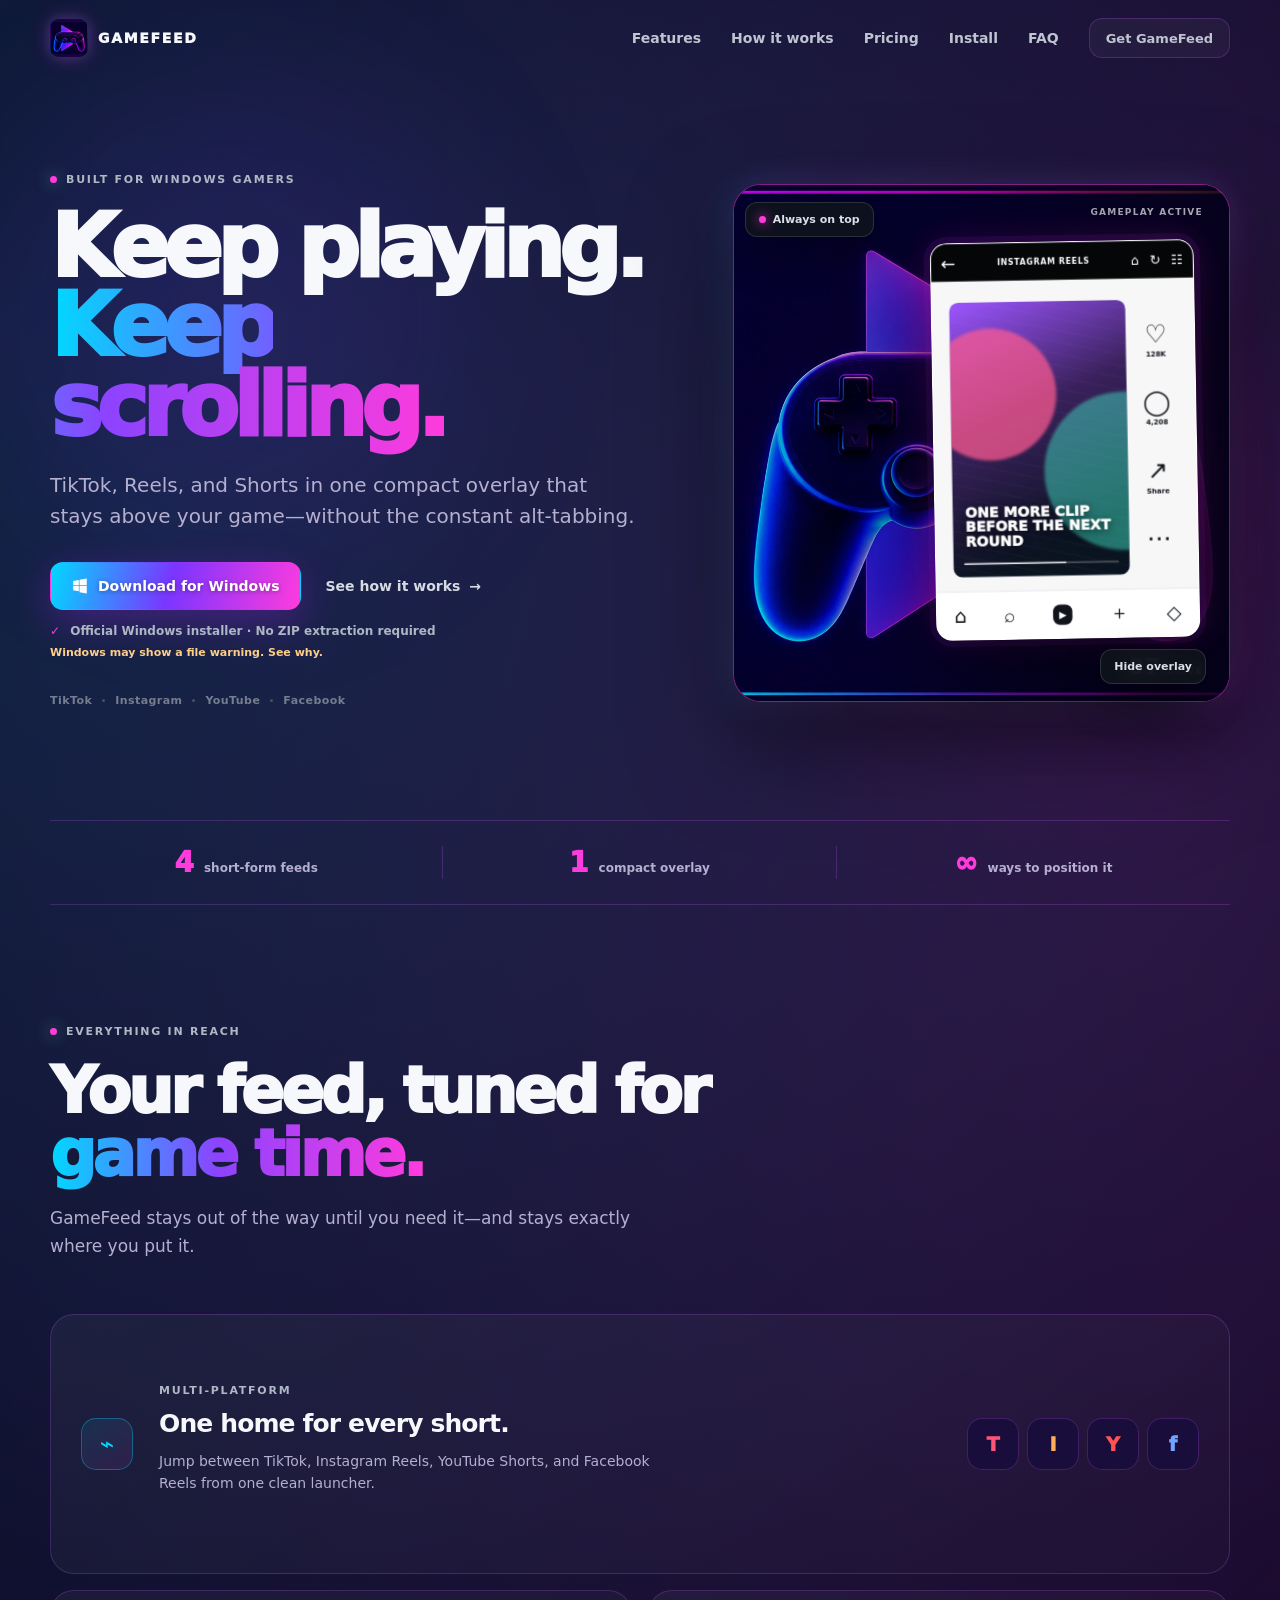
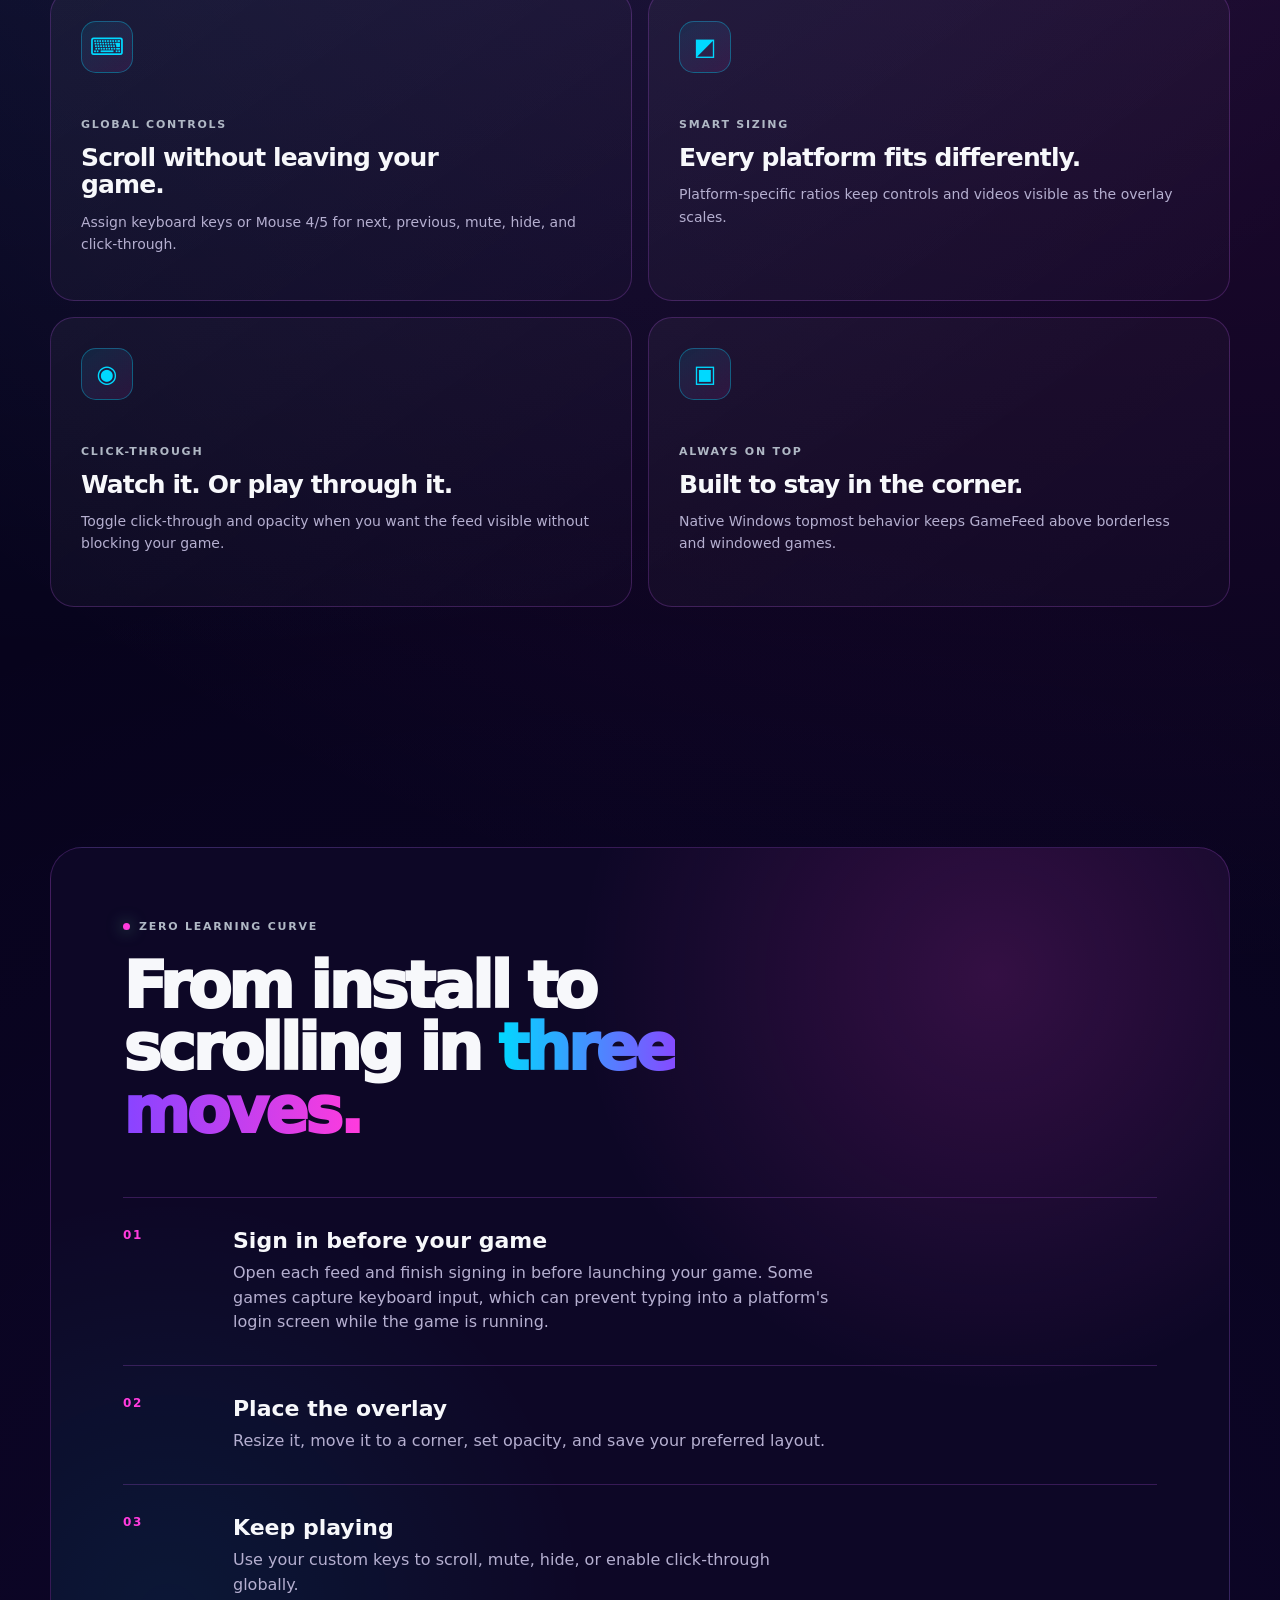
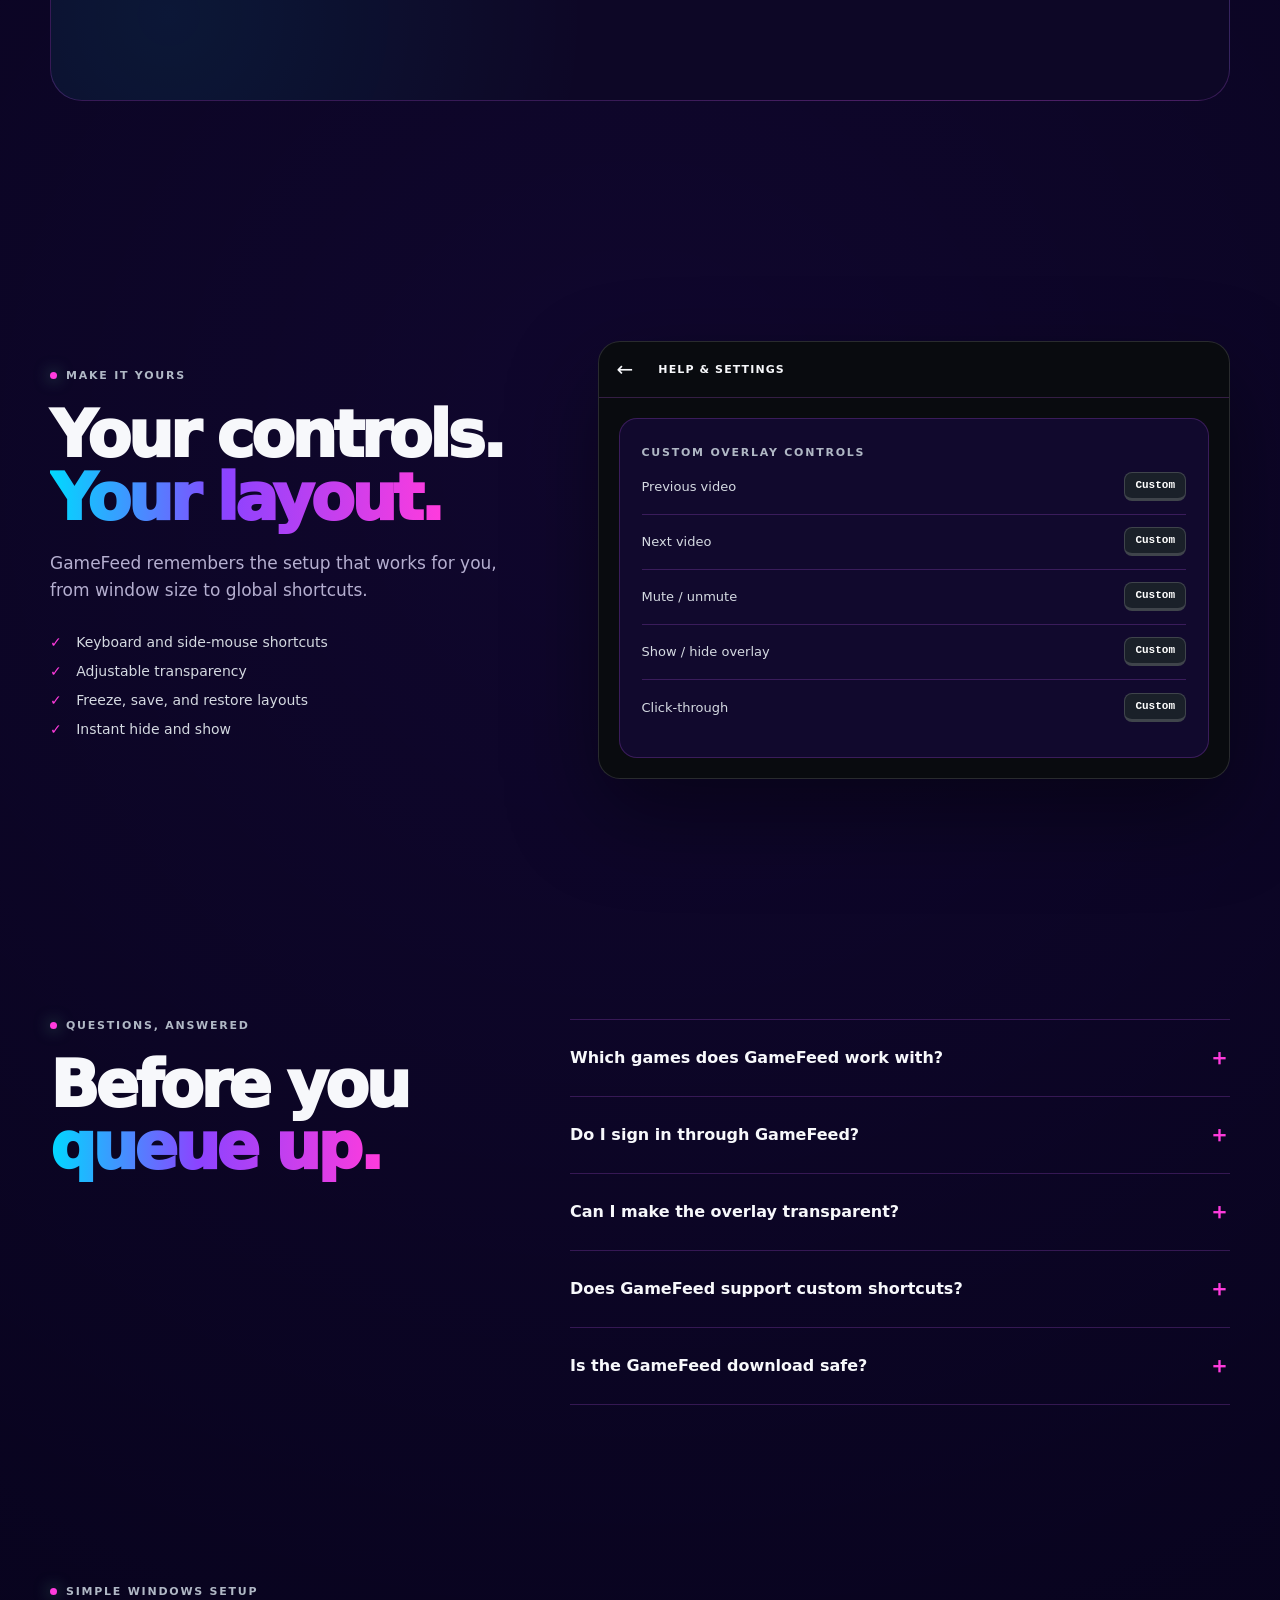
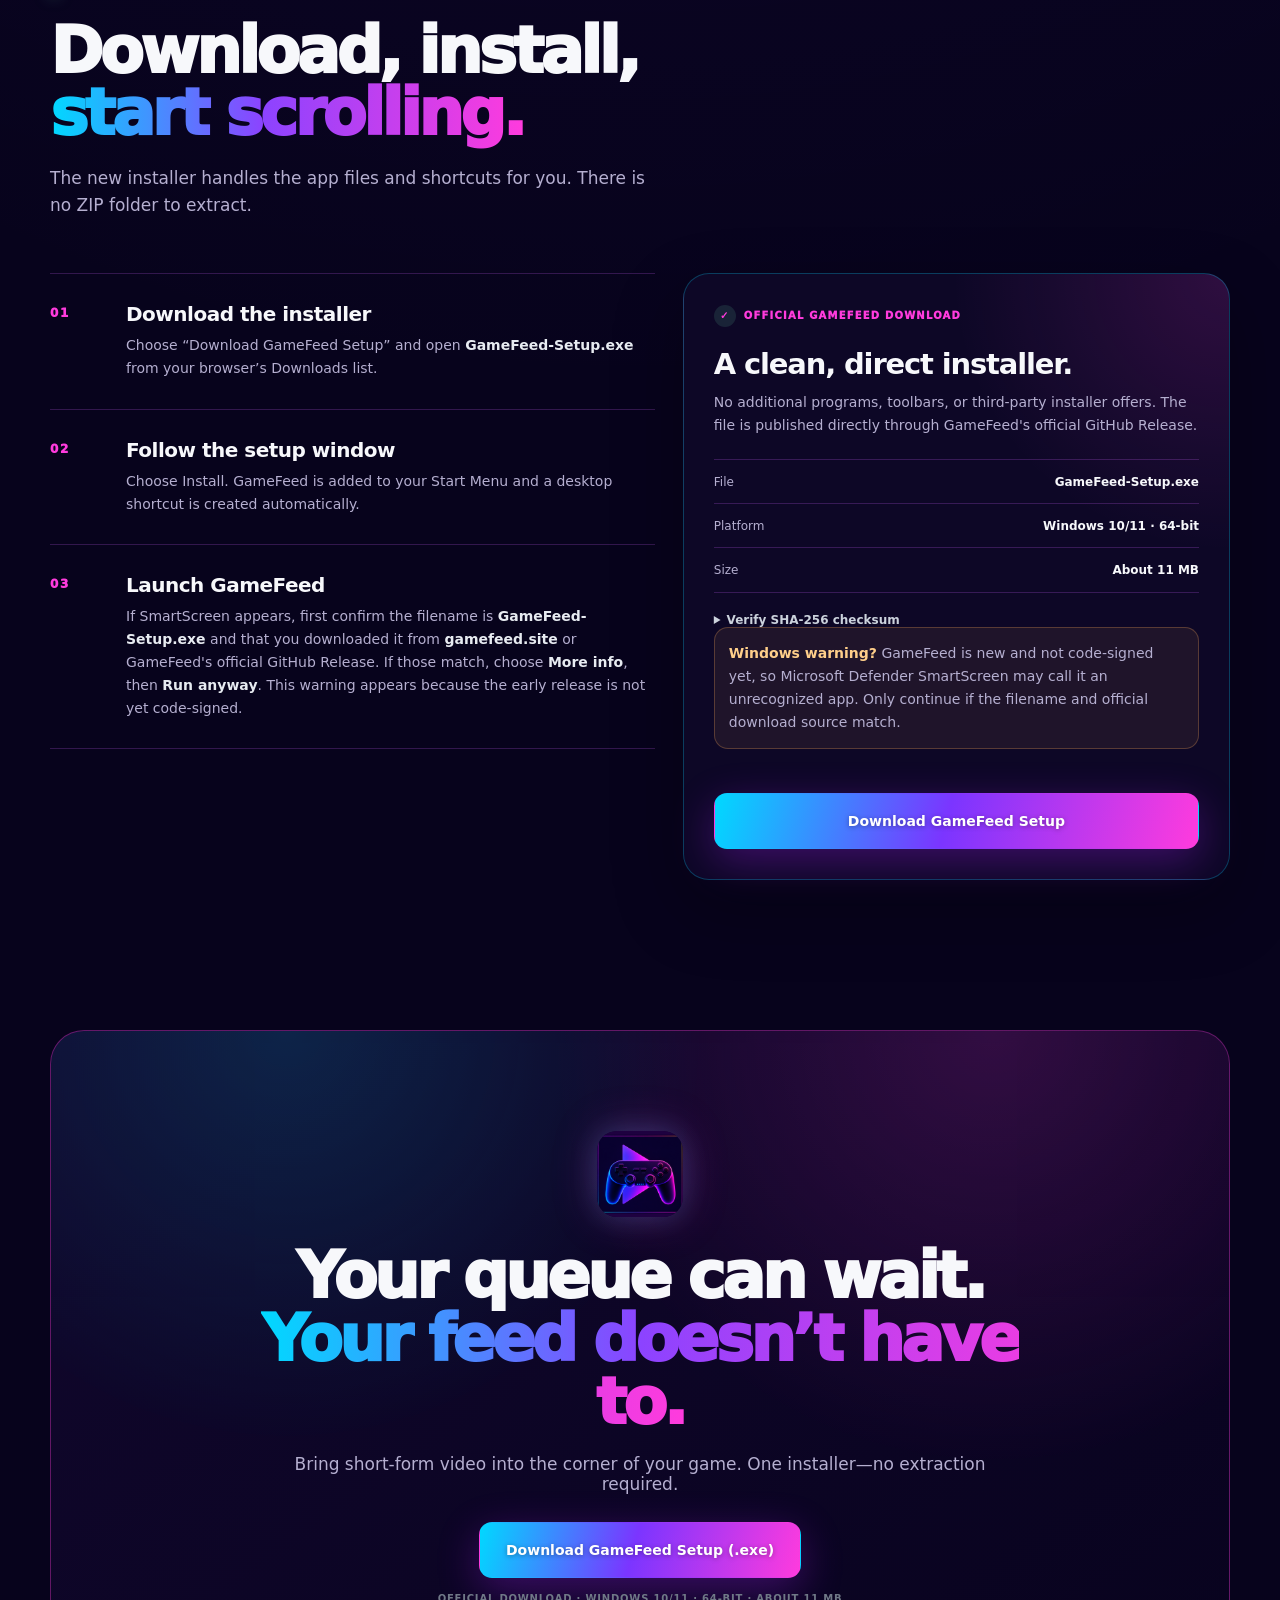
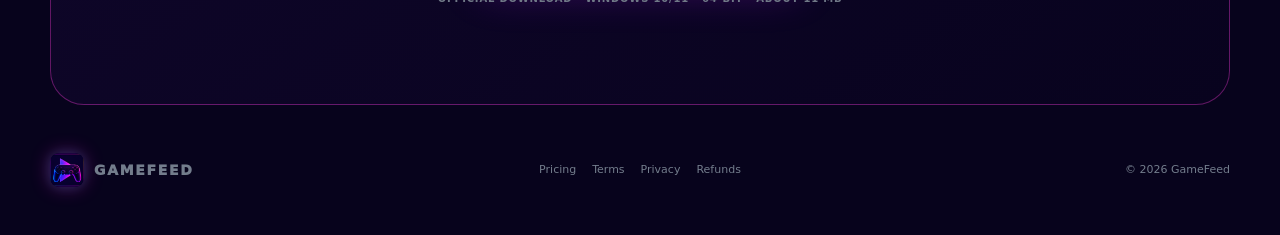
<file: index.html>
<!doctype html>
<html lang="en">
  <head>
    <meta charset="UTF-8" />
    <meta name="viewport" content="width=device-width, initial-scale=1.0" />
    <meta
      name="description"
      content="GameFeed is a compact Windows overlay for scrolling TikTok, Instagram Reels, YouTube Shorts, and Facebook Reels without leaving your game."
    />
    <meta name="theme-color" content="#080a0e" />
    <meta property="og:title" content="GameFeed — Keep playing. Keep scrolling." />
    <meta
      property="og:description"
      content="Your short-form feeds in one compact, customizable Windows gaming overlay."
    />
    <meta property="og:type" content="website" />
    <meta property="og:url" content="https://gamefeed.site/" />
    <meta property="og:image" content="https://gamefeed.site/assets/gamefeed-logo-hero.jpg" />
    <link rel="canonical" href="https://gamefeed.site/" />
    <title>GameFeed — Short-form video over your game</title>
    <link rel="icon" href="assets/gamefeed-logo-square.png" type="image/png" />
    <link rel="stylesheet" href="styles.css" />
    <script src="script.js" defer></script>
  </head>
  <body>
    <a class="skip-link" href="#main">Skip to content</a>

    <header class="site-header" data-header>
      <div class="nav-shell">
        <a class="brand" href="#top" aria-label="GameFeed home">
          <img src="assets/gamefeed-logo-square.png" alt="" width="38" height="38" />
          <span>GAMEFEED</span>
        </a>

        <button
          class="menu-toggle"
          type="button"
          aria-label="Open navigation"
          aria-expanded="false"
          aria-controls="site-nav"
          data-menu-toggle
        >
          <span></span><span></span>
        </button>

        <nav class="site-nav" id="site-nav" aria-label="Main navigation" data-menu>
          <a href="#features">Features</a>
          <a href="#how-it-works">How it works</a>
          <a href="pricing/">Pricing</a>
          <a href="#install">Install</a>
          <a href="#faq">FAQ</a>
          <button class="button button-small button-ghost" type="button" data-download>
            Get GameFeed
          </button>
        </nav>
      </div>
    </header>

    <main id="main">
      <section class="hero" id="top">
        <div class="hero-glow hero-glow-one"></div>
        <div class="hero-glow hero-glow-two"></div>

        <div class="hero-copy reveal">
          <div class="eyebrow"><span></span> Built for Windows gamers</div>
          <h1>Keep playing.<br /><em>Keep scrolling.</em></h1>
          <p class="hero-lede">
            TikTok, Reels, and Shorts in one compact overlay that stays above your game—without
            the constant alt-tabbing.
          </p>
          <div class="hero-actions">
            <button class="button button-primary" type="button" data-download>
              <svg viewBox="0 0 24 24" aria-hidden="true">
                <path d="M3 5.4 10.4 4v7.1H3V5.4Zm8.4-1.6L21 2v9.1h-9.6V3.8ZM3 12.1h7.4V19L3 17.6v-5.5Zm8.4 0H21V22l-9.6-1.8v-8.1Z" />
              </svg>
              Download for Windows
            </button>
            <a class="button button-text" href="#how-it-works">
              See how it works <span aria-hidden="true">→</span>
            </a>
          </div>
          <p class="download-note"><span aria-hidden="true">✓</span> Official Windows installer · No ZIP extraction required</p>
          <a class="warning-jump" href="#install">Windows may show a file warning. See why.</a>
          <div class="platform-row" aria-label="Supported platforms">
            <span>TikTok</span><i></i><span>Instagram</span><i></i><span>YouTube</span><i></i><span>Facebook</span>
          </div>
        </div>

        <div class="hero-visual reveal reveal-delay" aria-label="GameFeed product preview">
          <div class="game-scene" aria-hidden="true">
            <img class="hero-brand-art" src="assets/gamefeed-logo-hero.jpg" alt="" />
            <div class="scene-horizon"></div>
            <div class="scene-mountain mountain-one"></div>
            <div class="scene-mountain mountain-two"></div>
            <div class="scene-hud hud-top">GAMEPLAY ACTIVE</div>
            <div class="scene-hud hud-bottom"><b>87</b><span>ALIVE</span></div>
            <div class="crosshair"></div>
          </div>

          <div class="app-window">
            <div class="app-topbar">
              <span class="app-back">←</span>
              <strong>INSTAGRAM REELS</strong>
              <div class="app-actions"><span>⌂</span><span>↻</span><span>☷</span></div>
            </div>
            <div class="feed-canvas">
              <div class="video-card">
                <div class="video-noise"></div>
                <div class="video-orb orb-one"></div>
                <div class="video-orb orb-two"></div>
                <div class="video-caption">ONE MORE CLIP<br />BEFORE THE NEXT ROUND</div>
                <div class="video-progress"><span></span></div>
              </div>
              <div class="social-rail" aria-hidden="true">
                <div><span>♡</span><small>128K</small></div>
                <div><span>◯</span><small>4,208</small></div>
                <div><span>↗</span><small>Share</small></div>
                <div><span>⋯</span></div>
              </div>
            </div>
            <div class="app-nav" aria-hidden="true">
              <span>⌂</span><span>⌕</span><b>▶</b><span>＋</span><span>◇</span>
            </div>
          </div>

          <div class="floating-chip chip-top"><span class="status-dot"></span> Always on top</div>
          <div class="floating-chip chip-bottom">Hide overlay</div>
        </div>
      </section>

      <section class="trust-strip" aria-label="GameFeed highlights">
        <div><strong>4</strong><span>short-form feeds</span></div>
        <div><strong>1</strong><span>compact overlay</span></div>
        <div><strong>∞</strong><span>ways to position it</span></div>
      </section>

      <section class="section features" id="features">
        <div class="section-heading reveal">
          <div class="eyebrow"><span></span> Everything in reach</div>
          <h2>Your feed, tuned for <em>game time.</em></h2>
          <p>GameFeed stays out of the way until you need it—and stays exactly where you put it.</p>
        </div>

        <div class="feature-grid">
          <article class="feature-card feature-card-wide reveal">
            <div class="feature-icon"><span>⌁</span></div>
            <div>
              <span class="card-kicker">MULTI-PLATFORM</span>
              <h3>One home for every short.</h3>
              <p>Jump between TikTok, Instagram Reels, YouTube Shorts, and Facebook Reels from one clean launcher.</p>
            </div>
            <div class="mini-platforms" aria-hidden="true">
              <span>T</span><span>I</span><span>Y</span><span>f</span>
            </div>
          </article>

          <article class="feature-card reveal">
            <div class="feature-icon"><span>⌨</span></div>
            <span class="card-kicker">GLOBAL CONTROLS</span>
            <h3>Scroll without leaving your game.</h3>
            <p>Assign keyboard keys or Mouse 4/5 for next, previous, mute, hide, and click-through.</p>
          </article>

          <article class="feature-card reveal">
            <div class="feature-icon"><span>◩</span></div>
            <span class="card-kicker">SMART SIZING</span>
            <h3>Every platform fits differently.</h3>
            <p>Platform-specific ratios keep controls and videos visible as the overlay scales.</p>
          </article>

          <article class="feature-card reveal">
            <div class="feature-icon"><span>◉</span></div>
            <span class="card-kicker">CLICK-THROUGH</span>
            <h3>Watch it. Or play through it.</h3>
            <p>Toggle click-through and opacity when you want the feed visible without blocking your game.</p>
          </article>

          <article class="feature-card reveal">
            <div class="feature-icon"><span>▣</span></div>
            <span class="card-kicker">ALWAYS ON TOP</span>
            <h3>Built to stay in the corner.</h3>
            <p>Native Windows topmost behavior keeps GameFeed above borderless and windowed games.</p>
          </article>
        </div>
      </section>

      <section class="section workflow" id="how-it-works">
        <div class="workflow-panel">
          <div class="section-heading reveal">
            <div class="eyebrow"><span></span> Zero learning curve</div>
            <h2>From install to scrolling in <em>three moves.</em></h2>
          </div>
          <ol class="step-list">
            <li class="reveal">
              <span class="step-number">01</span>
              <div><h3>Sign in before your game</h3><p>Open each feed and finish signing in before launching your game. Some games capture keyboard input, which can prevent typing into a platform's login screen while the game is running.</p></div>
            </li>
            <li class="reveal">
              <span class="step-number">02</span>
              <div><h3>Place the overlay</h3><p>Resize it, move it to a corner, set opacity, and save your preferred layout.</p></div>
            </li>
            <li class="reveal">
              <span class="step-number">03</span>
              <div><h3>Keep playing</h3><p>Use your custom keys to scroll, mute, hide, or enable click-through globally.</p></div>
            </li>
          </ol>
        </div>
      </section>

      <section class="section control-showcase">
        <div class="control-copy reveal">
          <div class="eyebrow"><span></span> Make it yours</div>
          <h2>Your controls.<br /><em>Your layout.</em></h2>
          <p>GameFeed remembers the setup that works for you, from window size to global shortcuts.</p>
          <ul class="check-list">
            <li><span>✓</span> Keyboard and side-mouse shortcuts</li>
            <li><span>✓</span> Adjustable transparency</li>
            <li><span>✓</span> Freeze, save, and restore layouts</li>
            <li><span>✓</span> Instant hide and show</li>
          </ul>
        </div>

        <div class="settings-mockup reveal reveal-delay" aria-label="Custom controls preview">
          <div class="settings-title"><span>←</span><b>HELP &amp; SETTINGS</b></div>
          <div class="settings-card">
            <span class="card-kicker">CUSTOM OVERLAY CONTROLS</span>
            <div class="setting-row"><span>Previous video</span><kbd>Custom</kbd></div>
            <div class="setting-row"><span>Next video</span><kbd>Custom</kbd></div>
            <div class="setting-row"><span>Mute / unmute</span><kbd>Custom</kbd></div>
            <div class="setting-row"><span>Show / hide overlay</span><kbd>Custom</kbd></div>
            <div class="setting-row"><span>Click-through</span><kbd>Custom</kbd></div>
          </div>
        </div>
      </section>

      <section class="section faq" id="faq">
        <div class="section-heading reveal">
          <div class="eyebrow"><span></span> Questions, answered</div>
          <h2>Before you <em>queue up.</em></h2>
        </div>
        <div class="faq-list">
          <details class="reveal">
            <summary>Which games does GameFeed work with?<span>＋</span></summary>
            <p>GameFeed works best with windowed and borderless-fullscreen games. Hardware-exclusive fullscreen and some anti-cheat systems can block third-party overlays.</p>
          </details>
          <details class="reveal">
            <summary>Do I sign in through GameFeed?<span>＋</span></summary>
            <p>Yes. Each platform opens its own website inside GameFeed's embedded browser, and the local browser profile keeps your session available. Sign in before opening your game because some games capture keyboard input and can prevent typing into login screens while they are running.</p>
          </details>
          <details class="reveal">
            <summary>Can I make the overlay transparent?<span>＋</span></summary>
            <p>Yes. You can adjust opacity, enable click-through, freeze the size, and save the placement that fits your setup.</p>
          </details>
          <details class="reveal">
            <summary>Does GameFeed support custom shortcuts?<span>＋</span></summary>
            <p>Yes. Previous, next, mute, show/hide, and click-through can use supported keyboard keys or Mouse 4/5.</p>
          </details>
          <details class="reveal">
            <summary>Is the GameFeed download safe?<span>＋</span></summary>
            <p>Yes. The download button uses GameFeed's official GitHub Release and the installer contains only GameFeed and its required runtime files, with no bundled offers or extra apps. The current release is not yet code-signed, so Windows may show an "unrecognized app" SmartScreen message even though the file came from the official source.</p>
          </details>
        </div>
      </section>

      <section class="section install-section" id="install">
        <div class="section-heading reveal">
          <div class="eyebrow"><span></span> Simple Windows setup</div>
          <h2>Download, install, <em>start scrolling.</em></h2>
          <p>The new installer handles the app files and shortcuts for you. There is no ZIP folder to extract.</p>
        </div>

        <div class="install-layout">
          <ol class="install-steps reveal">
            <li>
              <span>01</span>
              <div><h3>Download the installer</h3><p>Choose “Download GameFeed Setup” and open <strong>GameFeed-Setup.exe</strong> from your browser’s Downloads list.</p></div>
            </li>
            <li>
              <span>02</span>
              <div><h3>Follow the setup window</h3><p>Choose Install. GameFeed is added to your Start Menu and a desktop shortcut is created automatically.</p></div>
            </li>
            <li>
              <span>03</span>
              <div><h3>Launch GameFeed</h3><p>If SmartScreen appears, first confirm the filename is <strong>GameFeed-Setup.exe</strong> and that you downloaded it from <strong>gamefeed.site</strong> or GameFeed's official GitHub Release. If those match, choose <strong>More info</strong>, then <strong>Run anyway</strong>. This warning appears because the early release is not yet code-signed.</p></div>
            </li>
          </ol>

          <aside class="download-trust-card reveal reveal-delay" aria-label="Download safety information">
            <div class="official-badge"><span aria-hidden="true">✓</span> OFFICIAL GAMEFEED DOWNLOAD</div>
            <h3>A clean, direct installer.</h3>
            <p>No additional programs, toolbars, or third-party installer offers. The file is published directly through GameFeed's official GitHub Release.</p>
            <ul>
              <li><span>File</span><strong>GameFeed-Setup.exe</strong></li>
              <li><span>Platform</span><strong>Windows 10/11 · 64-bit</strong></li>
              <li><span>Size</span><strong>About 11 MB</strong></li>
            </ul>
            <details class="checksum">
              <summary>Verify SHA-256 checksum</summary>
              <code>93bcd76b387ef59638cb1cec946517a3767599822d498c73406bdb9f97248675</code>
            </details>
            <p class="warning-note"><strong>Windows warning?</strong> GameFeed is new and not code-signed yet, so Microsoft Defender SmartScreen may call it an unrecognized app. Only continue if the filename and official download source match.</p>
            <button class="button button-primary button-large" type="button" data-download>Download GameFeed Setup</button>
          </aside>
        </div>
      </section>

      <section class="cta-section" id="download">
        <div class="cta-glow"></div>
        <div class="cta-inner reveal">
          <img src="assets/gamefeed-logo-square.png" alt="" width="86" height="86" />
          <h2>Your queue can wait.<br /><em>Your feed doesn’t have to.</em></h2>
          <p>Bring short-form video into the corner of your game. One installer—no extraction required.</p>
          <button class="button button-primary button-large" type="button" data-download>
            Download GameFeed Setup (.exe)
          </button>
          <small>Official download · Windows 10/11 · 64-bit · About 11 MB</small>
        </div>
      </section>
    </main>

    <footer class="site-footer">
      <a class="brand" href="#top">
        <img src="assets/gamefeed-logo-square.png" alt="" width="34" height="34" />
        <span>GAMEFEED</span>
      </a>
      <p class="footer-links"><a href="pricing/">Pricing</a><a href="terms/">Terms</a><a href="privacy/">Privacy</a><a href="refund/">Refunds</a></p>
      <span>© <span data-year></span> GameFeed</span>
    </footer>
  </body>
</html>
</file>
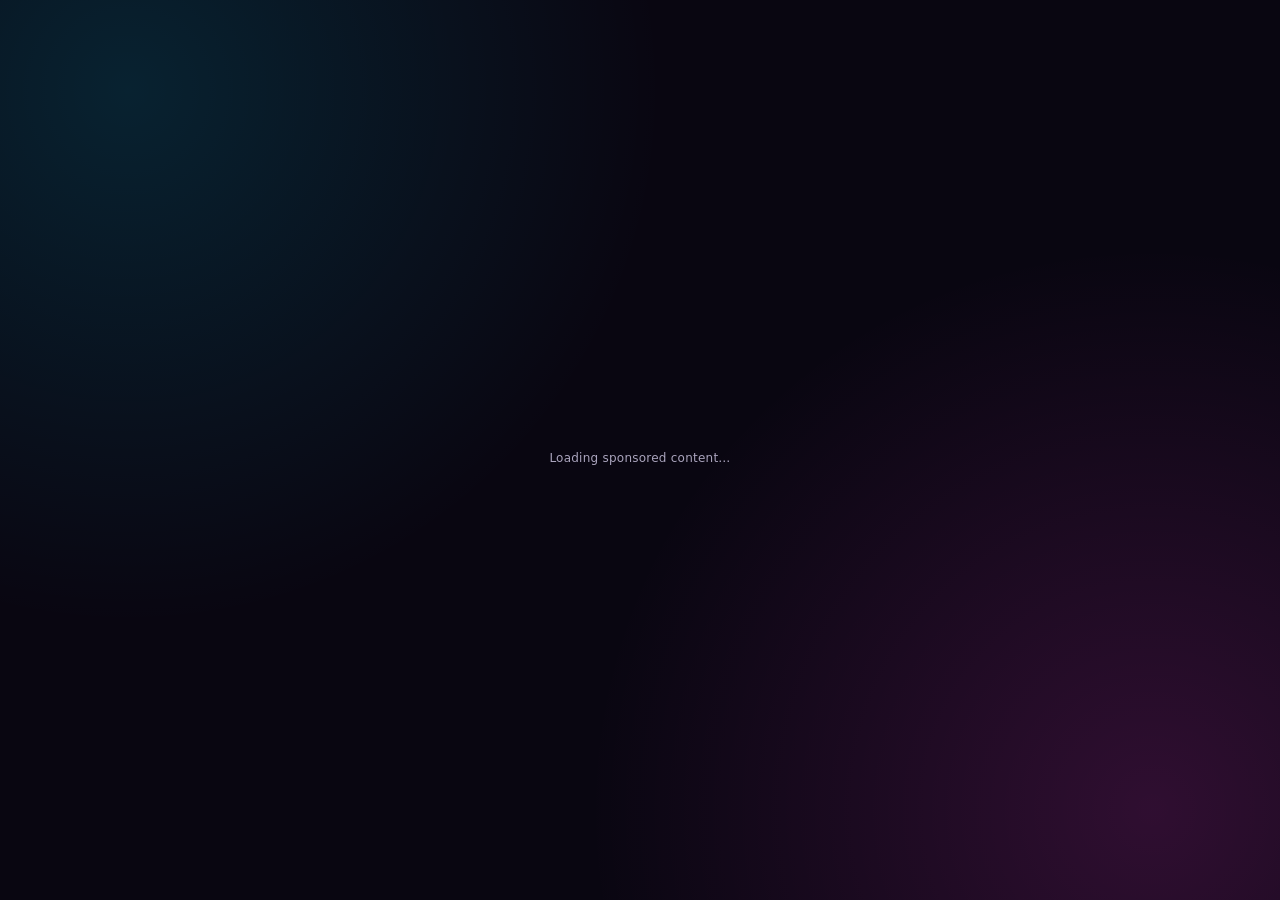
<file: ads/index.html>
<!doctype html>
<html lang="en">
  <head>
    <meta charset="UTF-8" />
    <meta name="viewport" content="width=device-width, initial-scale=1" />
    <meta name="robots" content="noindex, nofollow" />
    <title>GameFeed Sponsored Placement</title>
    <style>
      * { box-sizing: border-box; }
      html, body { width: 100%; height: 100%; margin: 0; }
      body {
        display: grid;
        place-items: center;
        overflow: hidden;
        background: #090611;
        color: #fff;
        font-family: Inter, system-ui, -apple-system, "Segoe UI", sans-serif;
      }
      .placement {
        width: 100%;
        height: 100%;
        display: grid;
        place-items: center;
        padding: 38px 22px 22px;
        background:
          radial-gradient(circle at 10% 10%, #00d9ff22, transparent 38%),
          radial-gradient(circle at 90% 90%, #ff3bdd28, transparent 40%),
          #090611;
        text-align: center;
      }
      .loading { color: #aaa4bd; font-size: 12px; letter-spacing: 0.02em; }
      .loading[hidden] { display: none; }
      iframe { max-width: 100% !important; }
    </style>
  </head>
  <body>
    <main class="placement" id="ad-placement" aria-label="Sponsored content">
      <div class="loading">Loading sponsored content&hellip;</div>
    </main>
    <script>
      (() => {
        const loading = document.querySelector(".loading");
        let readyReported = false;
        const hideLoadingWhenReady = () => {
          if (!document.querySelector("iframe")) return;
          loading.hidden = true;
          if (!readyReported && window.flutter_inappwebview) {
            readyReported = true;
            window.flutter_inappwebview.callHandler("gameFeedAdReady");
          }
        };
        new MutationObserver(hideLoadingWhenReady).observe(document.body, {
          childList: true,
          subtree: true,
        });
        hideLoadingWhenReady();
      })();
    </script>
    <script src="https://pl30234834.effectivecpmnetwork.com/0c/1b/a8/0c1ba8dc70a28a060a2bd22618fd4805.js"></script>
  </body>
</html>
</file>
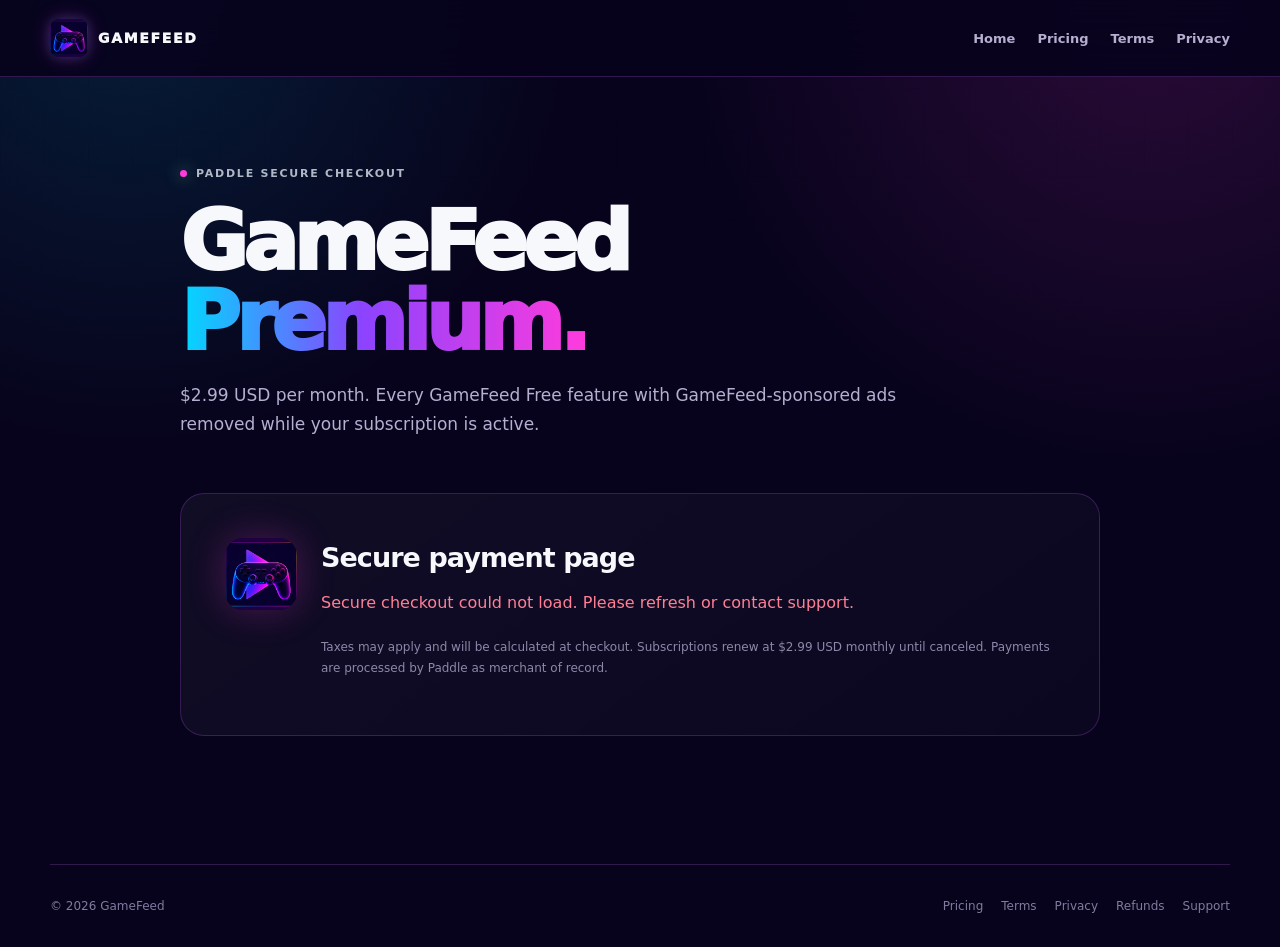
<file: checkout/index.html>
<!doctype html>
<html lang="en">
  <head>
    <meta charset="UTF-8" />
    <meta name="viewport" content="width=device-width, initial-scale=1.0" />
    <meta name="description" content="Secure Paddle checkout for GameFeed Premium." />
    <meta name="theme-color" content="#07031c" />
    <meta name="robots" content="noindex" />
    <link rel="canonical" href="https://gamefeed.site/checkout/" />
    <link rel="icon" href="../assets/gamefeed-logo-square.png" type="image/png" />
    <link rel="stylesheet" href="../legal.css" />
    <script src="https://cdn.paddle.com/paddle/v2/paddle.js"></script>
    <script src="config.js" defer></script>
    <script src="checkout.js" defer></script>
    <title>GameFeed Premium — Secure Checkout</title>
  </head>
  <body class="legal-body">
    <header class="legal-header">
      <nav class="legal-nav" aria-label="Main navigation">
        <a class="brand" href="../"><img src="../assets/gamefeed-logo-square.png" alt="" width="38" height="38" /><span>GAMEFEED</span></a>
        <div class="legal-links"><a href="../">Home</a><a href="../pricing/">Pricing</a><a href="../terms/">Terms</a><a href="../privacy/">Privacy</a></div>
      </nav>
    </header>
    <main class="legal-main checkout-main">
      <section class="legal-hero">
        <div class="eyebrow"><span></span> Paddle secure checkout</div>
        <h1>GameFeed <em>Premium.</em></h1>
        <p>$2.99 USD per month. Every GameFeed Free feature with GameFeed-sponsored ads removed while your subscription is active.</p>
      </section>
      <section class="legal-card checkout-card">
        <img src="../assets/gamefeed-logo-square.png" alt="GameFeed" width="72" height="72" />
        <div>
          <h2>Secure payment page</h2>
          <p data-checkout-status aria-live="polite">Loading secure checkout…</p>
          <p class="checkout-fine-print">Taxes may apply and will be calculated at checkout. Subscriptions renew at $2.99 USD monthly until canceled. Payments are processed by Paddle as merchant of record.</p>
        </div>
      </section>
    </main>
    <footer class="legal-footer"><span>© 2026 GameFeed</span><nav><a href="../pricing/">Pricing</a><a href="../terms/">Terms</a><a href="../privacy/">Privacy</a><a href="../refund/">Refunds</a><a href="mailto:richiet147258@gmail.com">Support</a></nav></footer>
  </body>
</html>
</file>
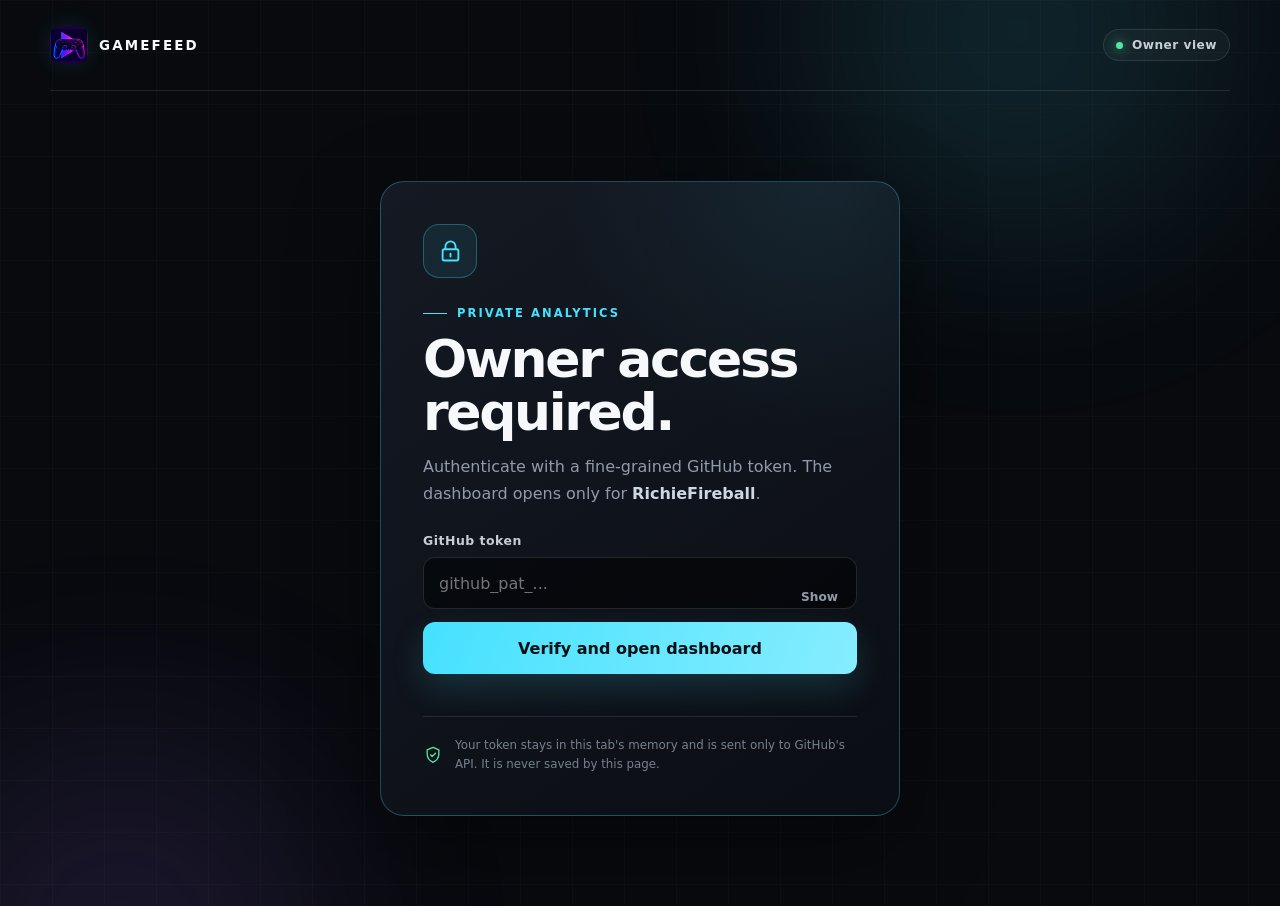
<file: owner/index.html>
<!doctype html>
<html lang="en">
  <head>
    <meta charset="UTF-8" />
    <meta name="viewport" content="width=device-width, initial-scale=1.0" />
    <meta name="robots" content="noindex, nofollow, noarchive" />
    <meta name="referrer" content="no-referrer" />
    <meta name="theme-color" content="#080a0e" />
    <meta
      http-equiv="Content-Security-Policy"
      content="default-src 'none'; script-src 'self'; style-src 'self'; img-src 'self'; connect-src https://api.github.com; object-src 'none'; base-uri 'none'; form-action 'none'"
    />
    <title>Owner analytics | GameFeed</title>
    <link rel="icon" href="../assets/gamefeed-logo-square.png" type="image/png" />
    <link rel="stylesheet" href="owner.css" />
    <script src="owner.js" defer></script>
  </head>
  <body>
    <div class="page-glow page-glow-one" aria-hidden="true"></div>
    <div class="page-glow page-glow-two" aria-hidden="true"></div>

    <header class="owner-header">
      <a class="brand" href="../" aria-label="Return to the GameFeed website">
        <img src="../assets/gamefeed-logo-square.png" width="38" height="38" alt="" />
        <span>GAMEFEED</span>
      </a>
      <span class="private-badge"><i aria-hidden="true"></i> Owner view</span>
    </header>

    <main class="owner-shell">
      <section class="access-card" data-access-panel>
        <div class="lock-mark" aria-hidden="true">
          <svg viewBox="0 0 24 24">
            <path d="M7.5 10V7.5a4.5 4.5 0 0 1 9 0V10m-10 0h11a1.5 1.5 0 0 1 1.5 1.5v7A1.5 1.5 0 0 1 17.5 20h-11A1.5 1.5 0 0 1 5 18.5v-7A1.5 1.5 0 0 1 6.5 10Zm5.5 4v2.5" />
          </svg>
        </div>
        <p class="eyebrow"><span></span> Private analytics</p>
        <h1>Owner access required.</h1>
        <p class="access-copy">
          Authenticate with a fine-grained GitHub token. The dashboard opens only for
          <strong>RichieFireball</strong>.
        </p>

        <form class="access-form" data-access-form>
          <label for="github-token">GitHub token</label>
          <div class="token-field">
            <input
              id="github-token"
              name="github-token"
              type="password"
              autocomplete="off"
              autocapitalize="none"
              spellcheck="false"
              placeholder="github_pat_..."
              required
              data-token-input
            />
            <button type="button" class="reveal-token" aria-label="Show token" data-reveal-token>
              Show
            </button>
          </div>
          <button class="primary-button" type="submit" data-unlock-button>
            <span data-unlock-label>Verify and open dashboard</span>
          </button>
          <p class="form-status" role="status" aria-live="polite" data-access-status></p>
        </form>

        <div class="privacy-note">
          <svg viewBox="0 0 24 24" aria-hidden="true"><path d="M12 3 5 6v5c0 4.6 2.8 8 7 10 4.2-2 7-5.4 7-10V6l-7-3Zm-3 9 2 2 4-4" /></svg>
          <p>Your token stays in this tab's memory and is sent only to GitHub's API. It is never saved by this page.</p>
        </div>
      </section>

      <section class="dashboard" hidden data-dashboard>
        <div class="dashboard-heading">
          <div>
            <p class="eyebrow"><span></span> Release analytics</p>
            <h1>Download overview</h1>
            <p class="dashboard-subtitle">Official Windows installer downloads across every public GameFeed release.</p>
          </div>
          <div class="dashboard-actions">
            <button class="icon-button" type="button" data-refresh>Refresh</button>
            <button class="icon-button icon-button-muted" type="button" data-lock>Lock</button>
          </div>
        </div>

        <div class="identity-row">
          <span class="live-dot" aria-hidden="true"></span>
          <span>Authenticated as <strong data-owner-login>RichieFireball</strong></span>
          <span class="identity-divider" aria-hidden="true"></span>
          <span data-last-updated>Loading release data...</span>
        </div>

        <div class="metric-grid" aria-label="Download summary">
          <article class="metric-card metric-card-primary">
            <span class="metric-label">All-time downloads</span>
            <strong data-total-downloads>--</strong>
            <small>Windows installer assets</small>
          </article>
          <article class="metric-card">
            <span class="metric-label">Latest release</span>
            <strong data-latest-downloads>--</strong>
            <small data-latest-version>Waiting for GitHub</small>
          </article>
          <article class="metric-card">
            <span class="metric-label">Tracked releases</span>
            <strong data-release-count>--</strong>
            <small data-tracking-since>Public releases</small>
          </article>
        </div>

        <section class="release-panel">
          <div class="panel-heading">
            <div>
              <p class="panel-kicker">Release history</p>
              <h2>Downloads by version</h2>
            </div>
            <span class="counter-source">Source: GitHub Releases</span>
          </div>
          <div class="table-wrap">
            <table>
              <thead>
                <tr>
                  <th scope="col">Version</th>
                  <th scope="col">Published</th>
                  <th scope="col">Installer size</th>
                  <th scope="col" class="number-cell">Downloads</th>
                </tr>
              </thead>
              <tbody data-release-rows></tbody>
            </table>
          </div>
          <p class="count-note">GitHub reports asset downloads, not unique people or devices.</p>
          <p class="dashboard-status" role="status" aria-live="polite" data-dashboard-status></p>
        </section>
      </section>
    </main>
  </body>
</html>
</file>
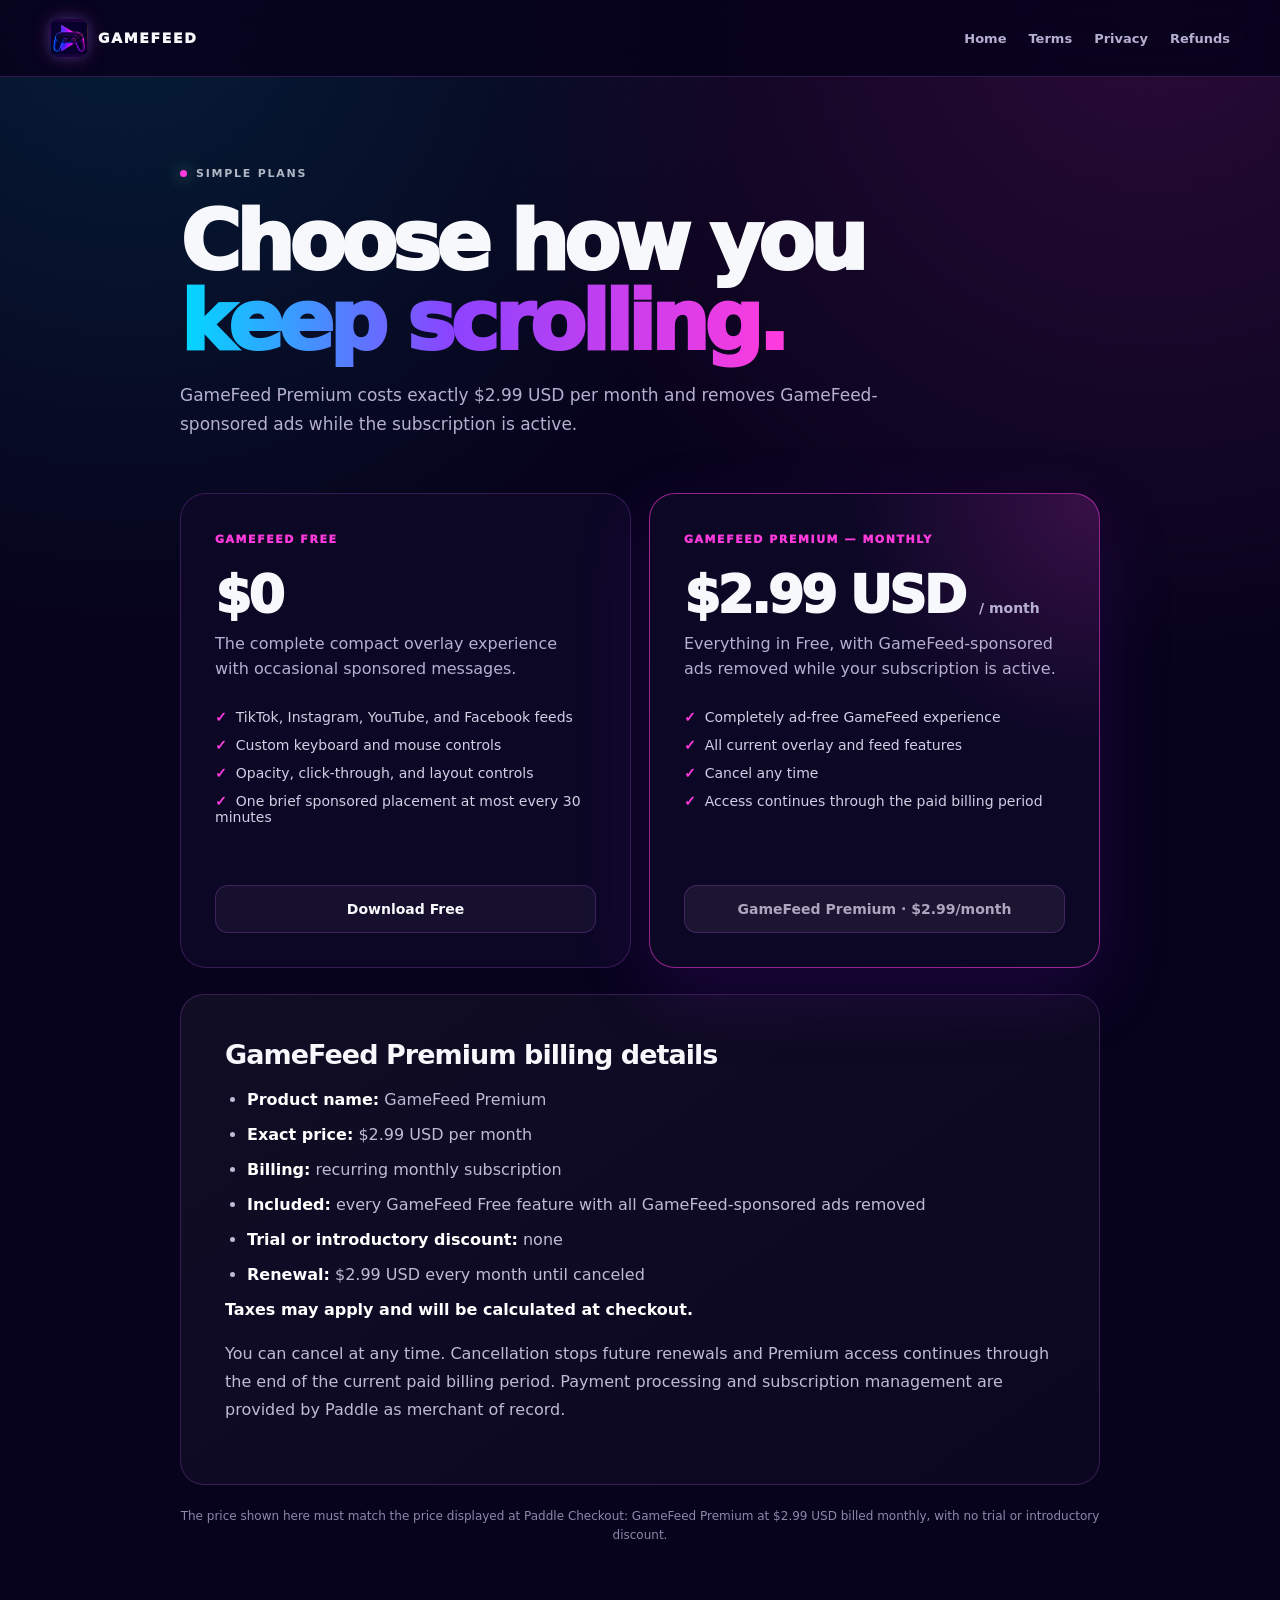
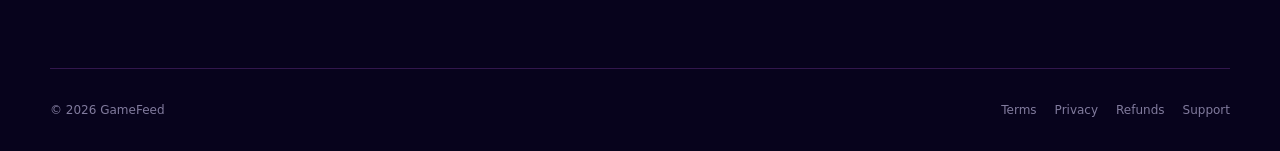
<file: pricing/index.html>
<!doctype html>
<html lang="en">
  <head>
    <meta charset="UTF-8" />
    <meta name="viewport" content="width=device-width, initial-scale=1.0" />
    <meta name="description" content="Compare GameFeed Free and GameFeed Premium plans." />
    <meta name="theme-color" content="#07031c" />
    <link rel="canonical" href="https://gamefeed.site/pricing/" />
    <link rel="icon" href="../assets/gamefeed-logo-square.png" type="image/png" />
    <link rel="stylesheet" href="../legal.css" />
    <title>GameFeed Pricing — Free and Premium</title>
  </head>
  <body class="legal-body">
    <header class="legal-header">
      <nav class="legal-nav" aria-label="Main navigation">
        <a class="brand" href="../"><img src="../assets/gamefeed-logo-square.png" alt="" width="38" height="38" /><span>GAMEFEED</span></a>
        <div class="legal-links"><a href="../">Home</a><a href="../terms/">Terms</a><a href="../privacy/">Privacy</a><a href="../refund/">Refunds</a></div>
      </nav>
    </header>
    <main class="legal-main">
      <section class="legal-hero">
        <div class="eyebrow"><span></span> Simple plans</div>
        <h1>Choose how you <em>keep scrolling.</em></h1>
        <p>GameFeed Premium costs exactly $2.99 USD per month and removes GameFeed-sponsored ads while the subscription is active.</p>
      </section>
      <section class="pricing-grid" aria-label="GameFeed plans">
        <article class="price-card">
          <span class="plan-label">GAMEFEED FREE</span>
          <div class="price">$0</div>
          <p>The complete compact overlay experience with occasional sponsored messages.</p>
          <ul><li>TikTok, Instagram, YouTube, and Facebook feeds</li><li>Custom keyboard and mouse controls</li><li>Opacity, click-through, and layout controls</li><li>One brief sponsored placement at most every 30 minutes</li></ul>
          <a class="button button-ghost" href="../#download">Download Free</a>
        </article>
        <article class="price-card featured">
          <span class="plan-label">GAMEFEED PREMIUM — MONTHLY</span>
          <div class="price">$2.99 USD <small>/ month</small></div>
          <p>Everything in Free, with GameFeed-sponsored ads removed while your subscription is active.</p>
          <ul><li>Completely ad-free GameFeed experience</li><li>All current overlay and feed features</li><li>Cancel any time</li><li>Access continues through the paid billing period</li></ul>
          <span class="button button-disabled" aria-disabled="true">GameFeed Premium · $2.99/month</span>
        </article>
      </section>
      <section class="legal-card pricing-summary" aria-labelledby="billing-details">
        <h2 id="billing-details">GameFeed Premium billing details</h2>
        <ul>
          <li><strong>Product name:</strong> GameFeed Premium</li>
          <li><strong>Exact price:</strong> $2.99 USD per month</li>
          <li><strong>Billing:</strong> recurring monthly subscription</li>
          <li><strong>Included:</strong> every GameFeed Free feature with all GameFeed-sponsored ads removed</li>
          <li><strong>Trial or introductory discount:</strong> none</li>
          <li><strong>Renewal:</strong> $2.99 USD every month until canceled</li>
        </ul>
        <p><strong>Taxes may apply and will be calculated at checkout.</strong></p>
        <p>You can cancel at any time. Cancellation stops future renewals and Premium access continues through the end of the current paid billing period. Payment processing and subscription management are provided by Paddle as merchant of record.</p>
      </section>
      <p class="pricing-note">The price shown here must match the price displayed at Paddle Checkout: GameFeed Premium at $2.99 USD billed monthly, with no trial or introductory discount.</p>
    </main>
    <footer class="legal-footer"><span>© 2026 GameFeed</span><nav><a href="../terms/">Terms</a><a href="../privacy/">Privacy</a><a href="../refund/">Refunds</a><a href="mailto:richiet147258@gmail.com">Support</a></nav></footer>
  </body>
</html>
</file>
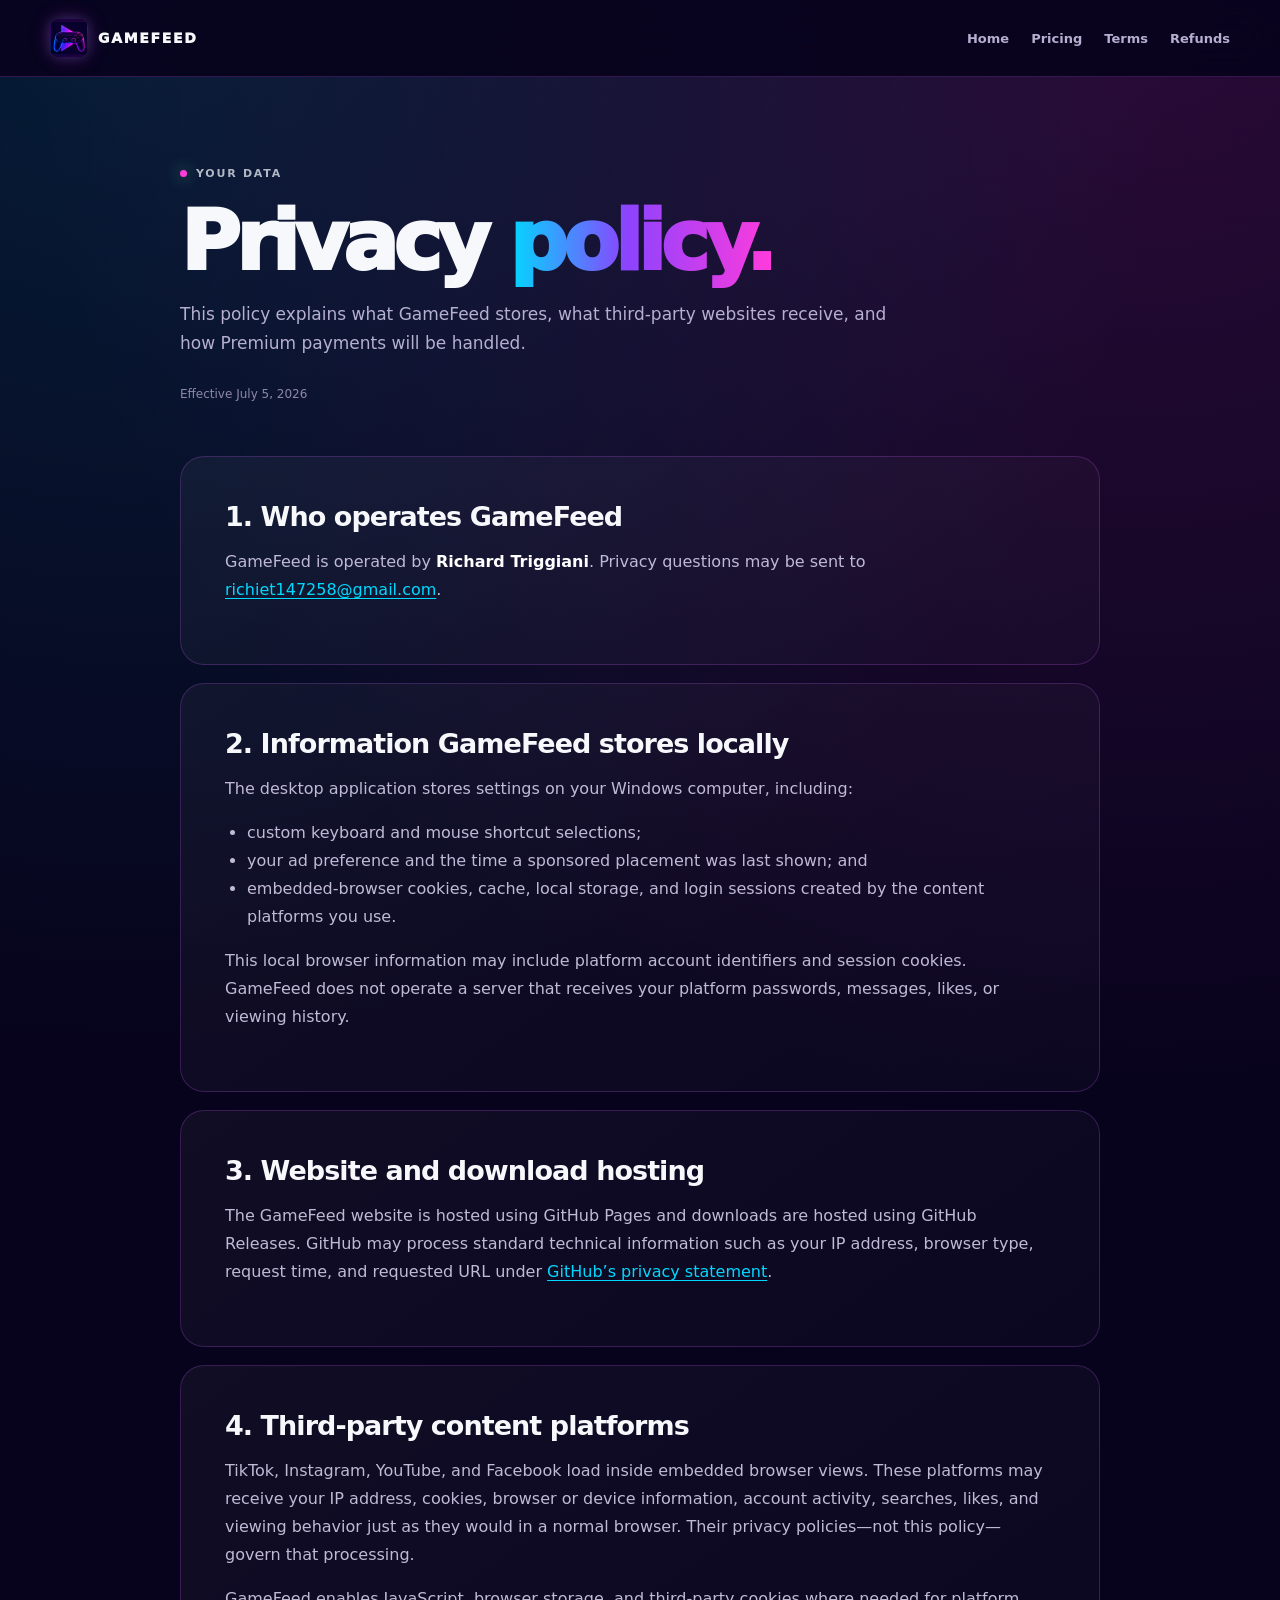
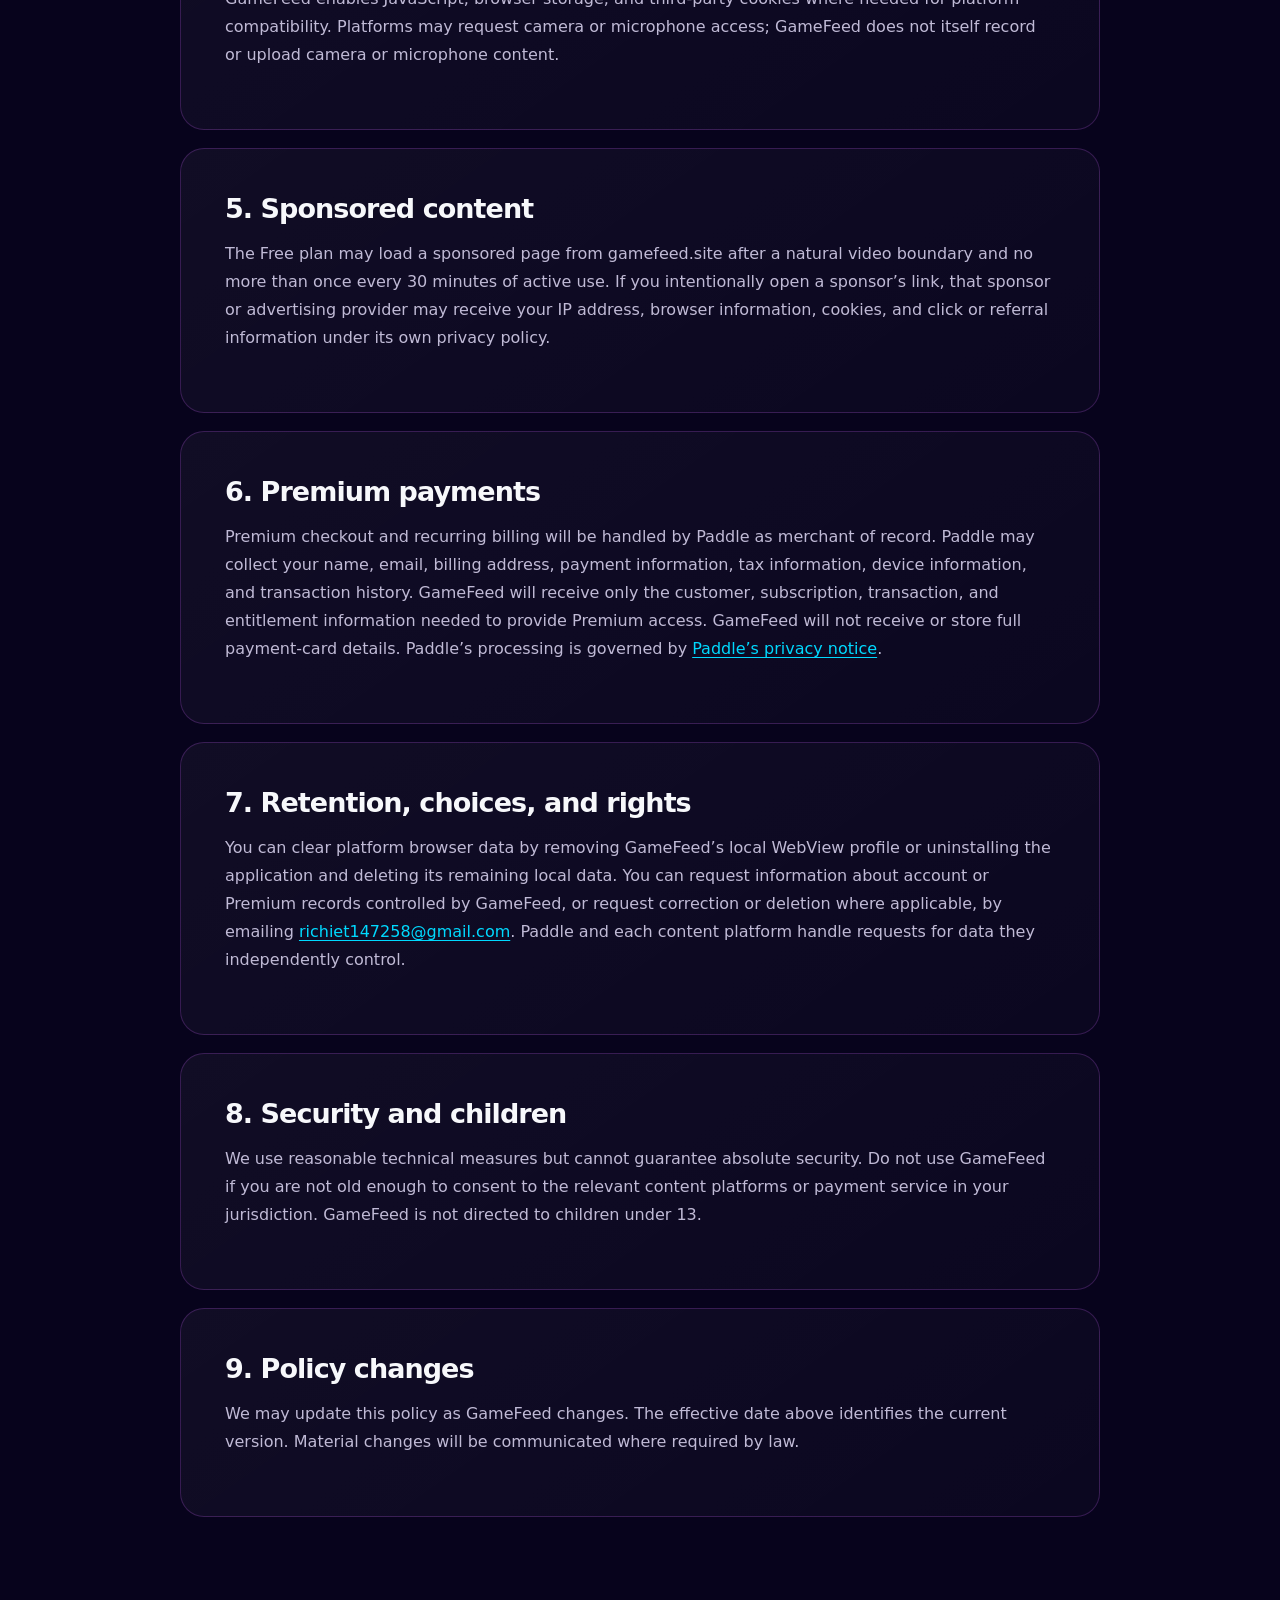
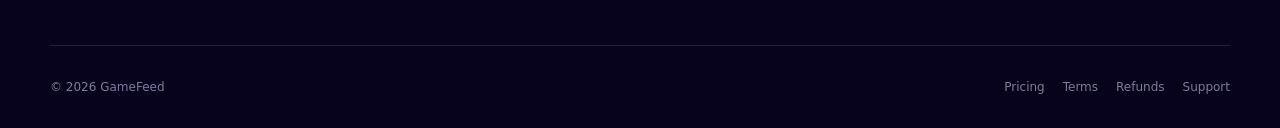
<file: privacy/index.html>
<!doctype html>
<html lang="en">
  <head>
    <meta charset="UTF-8" />
    <meta name="viewport" content="width=device-width, initial-scale=1.0" />
    <meta name="description" content="Privacy policy for the GameFeed Windows desktop application and website." />
    <meta name="theme-color" content="#07031c" />
    <link rel="canonical" href="https://gamefeed.site/privacy/" />
    <link rel="icon" href="../assets/gamefeed-logo-square.png" type="image/png" />
    <link rel="stylesheet" href="../legal.css" />
    <title>GameFeed Privacy Policy</title>
  </head>
  <body class="legal-body">
    <header class="legal-header"><nav class="legal-nav" aria-label="Main navigation"><a class="brand" href="../"><img src="../assets/gamefeed-logo-square.png" alt="" width="38" height="38" /><span>GAMEFEED</span></a><div class="legal-links"><a href="../">Home</a><a href="../pricing/">Pricing</a><a href="../terms/">Terms</a><a href="../refund/">Refunds</a></div></nav></header>
    <main class="legal-main">
      <section class="legal-hero"><div class="eyebrow"><span></span> Your data</div><h1>Privacy <em>policy.</em></h1><p>This policy explains what GameFeed stores, what third-party websites receive, and how Premium payments will be handled.</p><span class="effective-date">Effective July 5, 2026</span></section>
      <section class="legal-card"><h2>1. Who operates GameFeed</h2><p>GameFeed is operated by <strong>Richard Triggiani</strong>. Privacy questions may be sent to <a href="mailto:richiet147258@gmail.com">richiet147258@gmail.com</a>.</p></section>
      <section class="legal-card"><h2>2. Information GameFeed stores locally</h2><p>The desktop application stores settings on your Windows computer, including:</p><ul><li>custom keyboard and mouse shortcut selections;</li><li>your ad preference and the time a sponsored placement was last shown; and</li><li>embedded-browser cookies, cache, local storage, and login sessions created by the content platforms you use.</li></ul><p>This local browser information may include platform account identifiers and session cookies. GameFeed does not operate a server that receives your platform passwords, messages, likes, or viewing history.</p></section>
      <section class="legal-card"><h2>3. Website and download hosting</h2><p>The GameFeed website is hosted using GitHub Pages and downloads are hosted using GitHub Releases. GitHub may process standard technical information such as your IP address, browser type, request time, and requested URL under <a href="https://docs.github.com/en/site-policy/privacy-policies/github-general-privacy-statement">GitHub’s privacy statement</a>.</p></section>
      <section class="legal-card"><h2>4. Third-party content platforms</h2><p>TikTok, Instagram, YouTube, and Facebook load inside embedded browser views. These platforms may receive your IP address, cookies, browser or device information, account activity, searches, likes, and viewing behavior just as they would in a normal browser. Their privacy policies—not this policy—govern that processing.</p><p>GameFeed enables JavaScript, browser storage, and third-party cookies where needed for platform compatibility. Platforms may request camera or microphone access; GameFeed does not itself record or upload camera or microphone content.</p></section>
      <section class="legal-card"><h2>5. Sponsored content</h2><p>The Free plan may load a sponsored page from gamefeed.site after a natural video boundary and no more than once every 30 minutes of active use. If you intentionally open a sponsor’s link, that sponsor or advertising provider may receive your IP address, browser information, cookies, and click or referral information under its own privacy policy.</p></section>
      <section class="legal-card"><h2>6. Premium payments</h2><p>Premium checkout and recurring billing will be handled by Paddle as merchant of record. Paddle may collect your name, email, billing address, payment information, tax information, device information, and transaction history. GameFeed will receive only the customer, subscription, transaction, and entitlement information needed to provide Premium access. GameFeed will not receive or store full payment-card details. Paddle’s processing is governed by <a href="https://www.paddle.com/legal/privacy">Paddle’s privacy notice</a>.</p></section>
      <section class="legal-card"><h2>7. Retention, choices, and rights</h2><p>You can clear platform browser data by removing GameFeed’s local WebView profile or uninstalling the application and deleting its remaining local data. You can request information about account or Premium records controlled by GameFeed, or request correction or deletion where applicable, by emailing <a href="mailto:richiet147258@gmail.com">richiet147258@gmail.com</a>. Paddle and each content platform handle requests for data they independently control.</p></section>
      <section class="legal-card"><h2>8. Security and children</h2><p>We use reasonable technical measures but cannot guarantee absolute security. Do not use GameFeed if you are not old enough to consent to the relevant content platforms or payment service in your jurisdiction. GameFeed is not directed to children under 13.</p></section>
      <section class="legal-card"><h2>9. Policy changes</h2><p>We may update this policy as GameFeed changes. The effective date above identifies the current version. Material changes will be communicated where required by law.</p></section>
    </main>
    <footer class="legal-footer"><span>© 2026 GameFeed</span><nav><a href="../pricing/">Pricing</a><a href="../terms/">Terms</a><a href="../refund/">Refunds</a><a href="mailto:richiet147258@gmail.com">Support</a></nav></footer>
  </body>
</html>
</file>
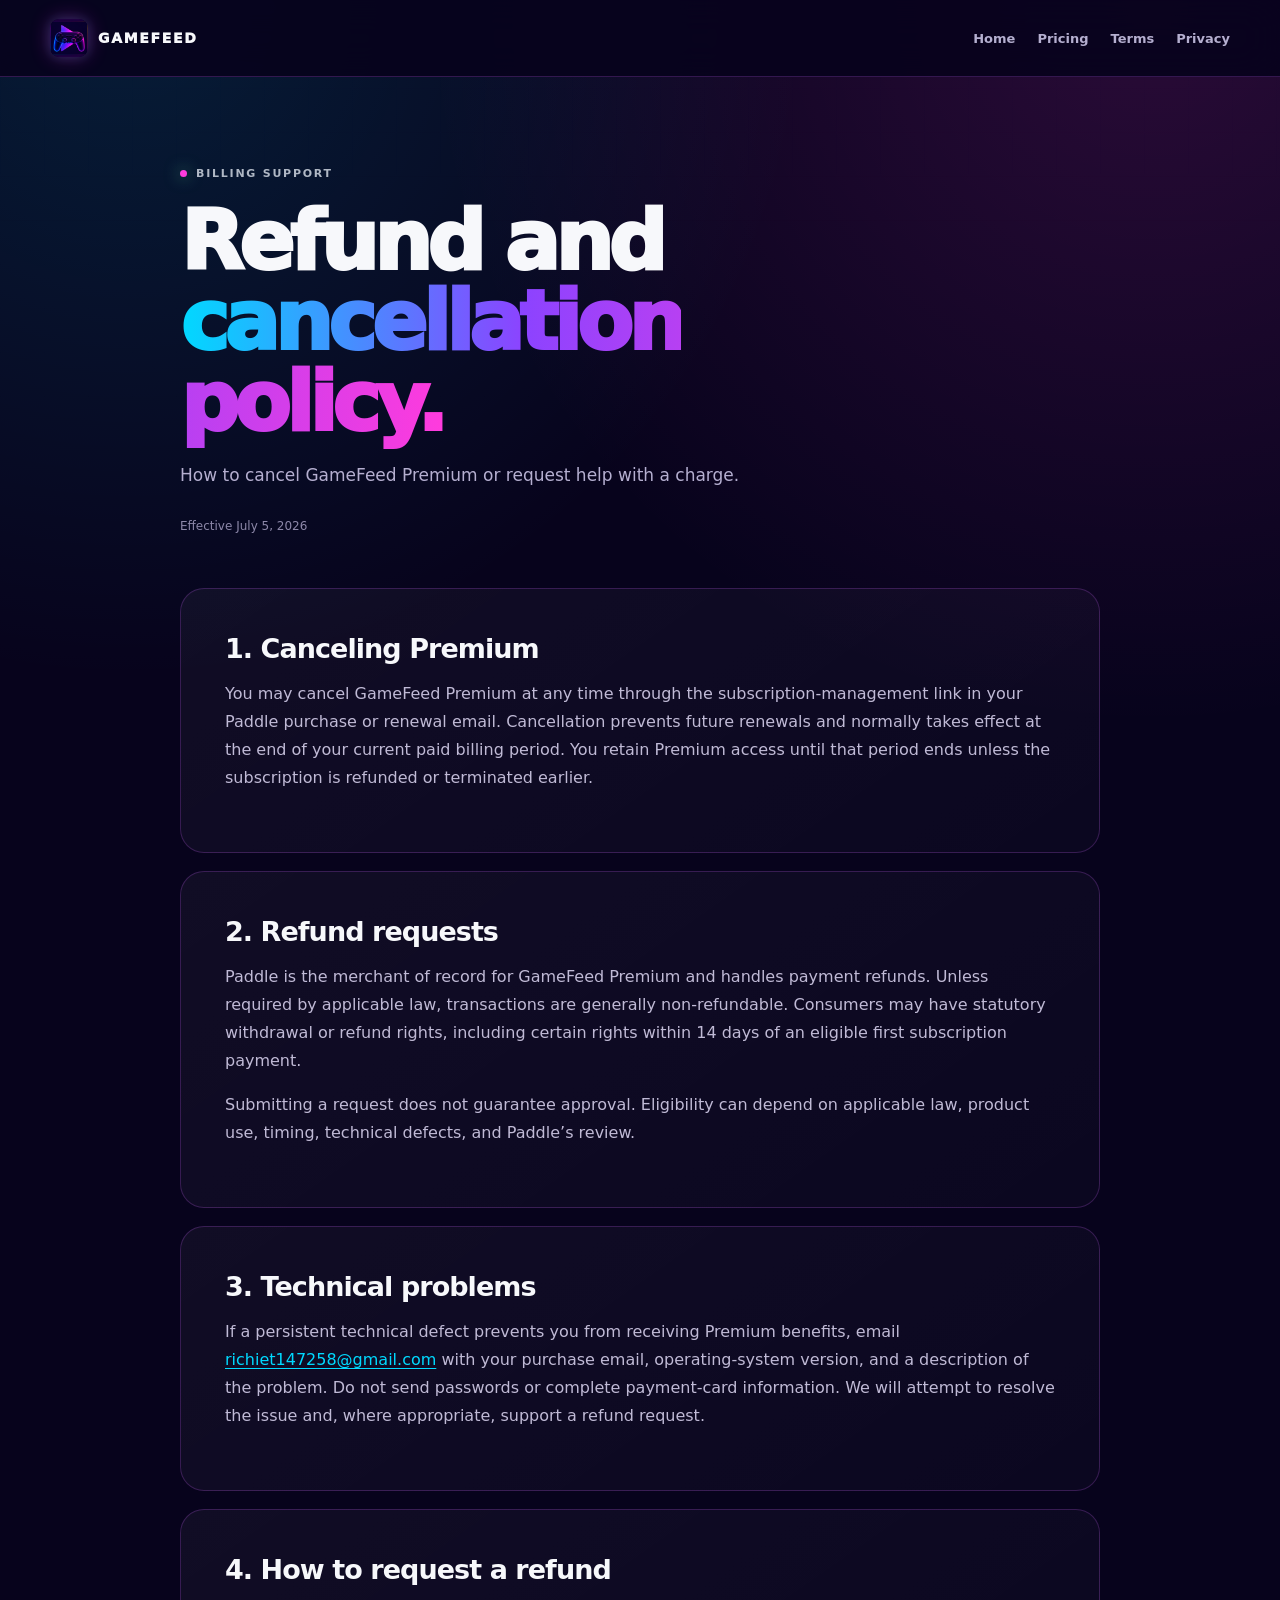
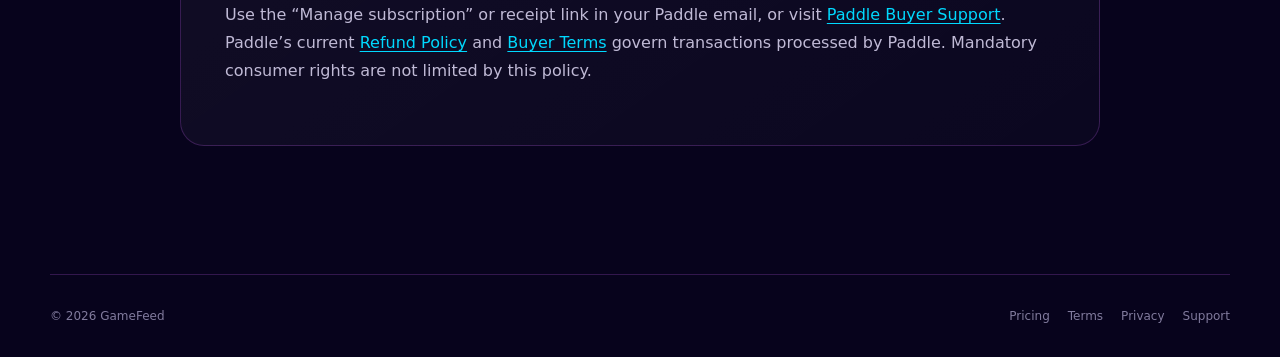
<file: refund/index.html>
<!doctype html>
<html lang="en">
  <head>
    <meta charset="UTF-8" />
    <meta name="viewport" content="width=device-width, initial-scale=1.0" />
    <meta name="description" content="Cancellation and refund policy for GameFeed Premium." />
    <meta name="theme-color" content="#07031c" />
    <link rel="canonical" href="https://gamefeed.site/refund/" />
    <link rel="icon" href="../assets/gamefeed-logo-square.png" type="image/png" />
    <link rel="stylesheet" href="../legal.css" />
    <title>GameFeed Refund Policy</title>
  </head>
  <body class="legal-body">
    <header class="legal-header"><nav class="legal-nav" aria-label="Main navigation"><a class="brand" href="../"><img src="../assets/gamefeed-logo-square.png" alt="" width="38" height="38" /><span>GAMEFEED</span></a><div class="legal-links"><a href="../">Home</a><a href="../pricing/">Pricing</a><a href="../terms/">Terms</a><a href="../privacy/">Privacy</a></div></nav></header>
    <main class="legal-main">
      <section class="legal-hero"><div class="eyebrow"><span></span> Billing support</div><h1>Refund and <em>cancellation policy.</em></h1><p>How to cancel GameFeed Premium or request help with a charge.</p><span class="effective-date">Effective July 5, 2026</span></section>
      <section class="legal-card"><h2>1. Canceling Premium</h2><p>You may cancel GameFeed Premium at any time through the subscription-management link in your Paddle purchase or renewal email. Cancellation prevents future renewals and normally takes effect at the end of your current paid billing period. You retain Premium access until that period ends unless the subscription is refunded or terminated earlier.</p></section>
      <section class="legal-card"><h2>2. Refund requests</h2><p>Paddle is the merchant of record for GameFeed Premium and handles payment refunds. Unless required by applicable law, transactions are generally non-refundable. Consumers may have statutory withdrawal or refund rights, including certain rights within 14 days of an eligible first subscription payment.</p><p>Submitting a request does not guarantee approval. Eligibility can depend on applicable law, product use, timing, technical defects, and Paddle’s review.</p></section>
      <section class="legal-card"><h2>3. Technical problems</h2><p>If a persistent technical defect prevents you from receiving Premium benefits, email <a href="mailto:richiet147258@gmail.com">richiet147258@gmail.com</a> with your purchase email, operating-system version, and a description of the problem. Do not send passwords or complete payment-card information. We will attempt to resolve the issue and, where appropriate, support a refund request.</p></section>
      <section class="legal-card"><h2>4. How to request a refund</h2><p>Use the “Manage subscription” or receipt link in your Paddle email, or visit <a href="https://paddle.net/">Paddle Buyer Support</a>. Paddle’s current <a href="https://www.paddle.com/legal/refund-policy">Refund Policy</a> and <a href="https://www.paddle.com/legal/buyer-terms">Buyer Terms</a> govern transactions processed by Paddle. Mandatory consumer rights are not limited by this policy.</p></section>
    </main>
    <footer class="legal-footer"><span>© 2026 GameFeed</span><nav><a href="../pricing/">Pricing</a><a href="../terms/">Terms</a><a href="../privacy/">Privacy</a><a href="mailto:richiet147258@gmail.com">Support</a></nav></footer>
  </body>
</html>
</file>
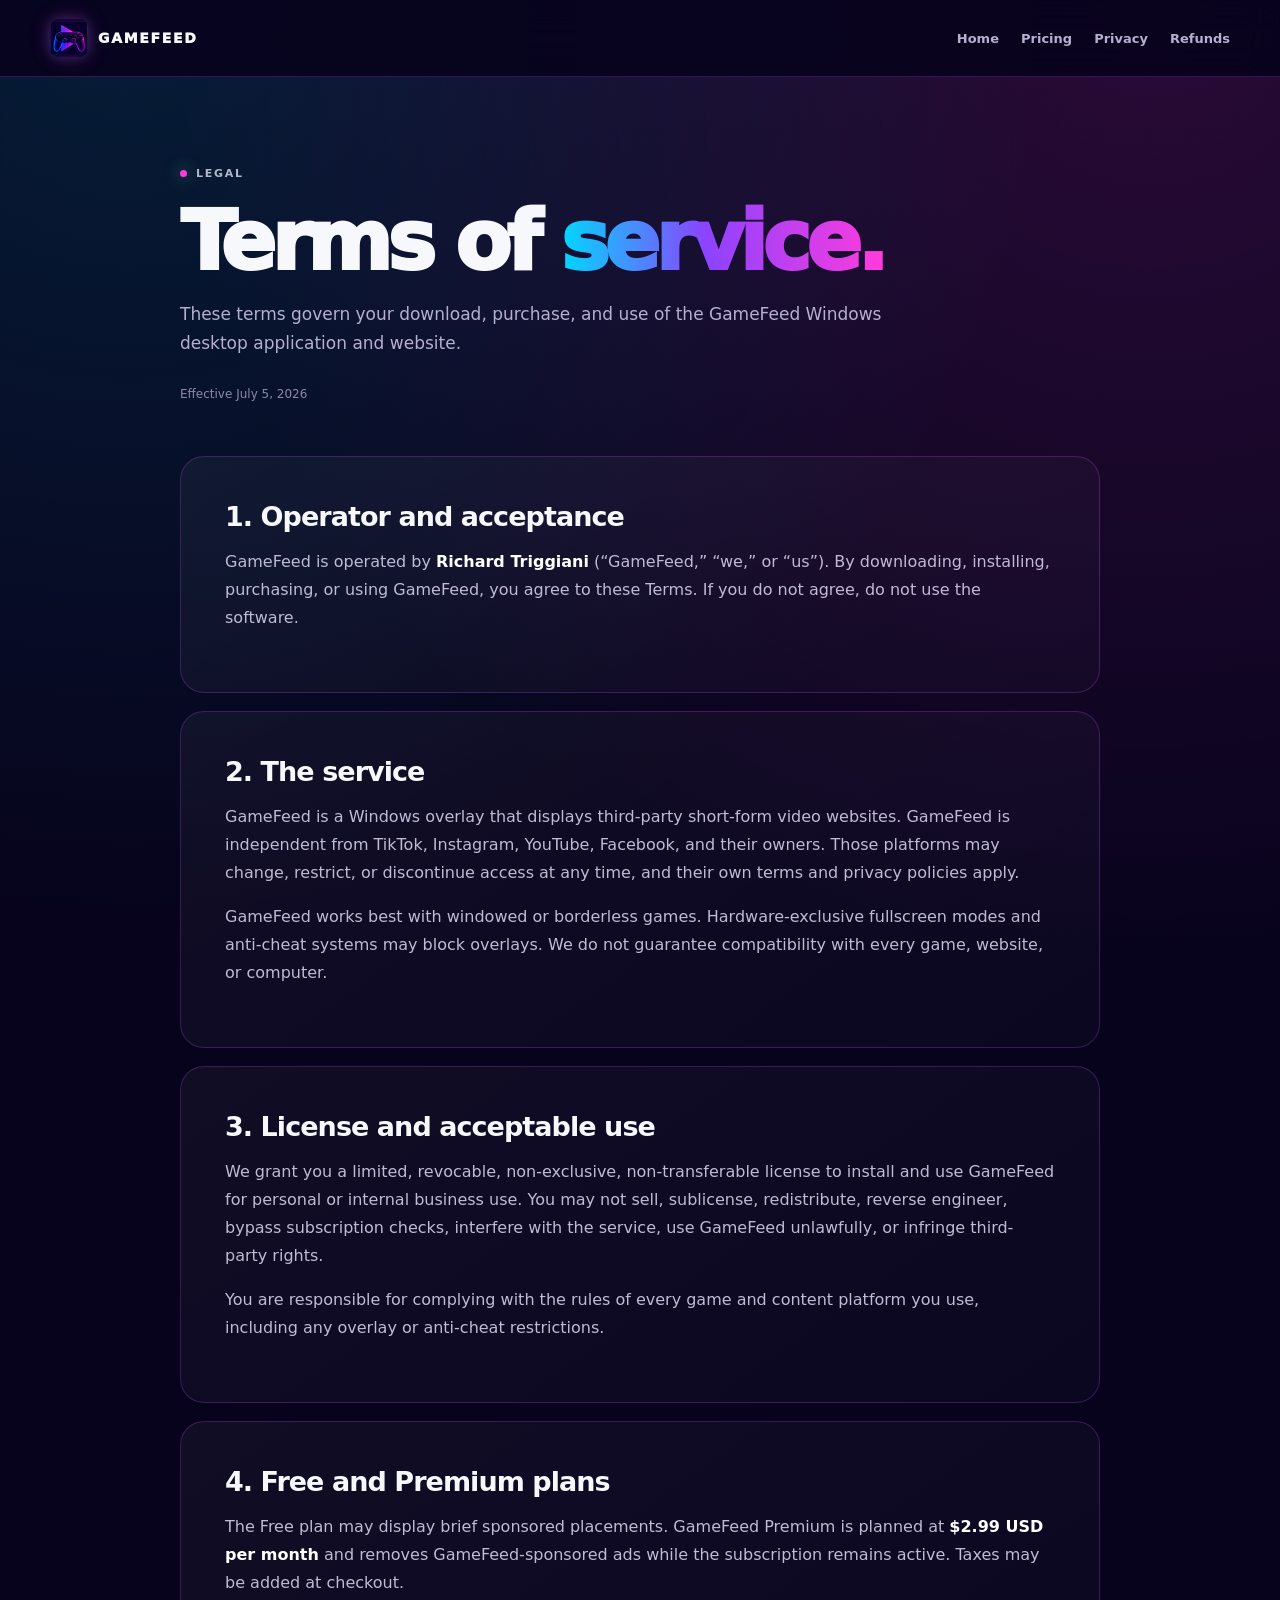
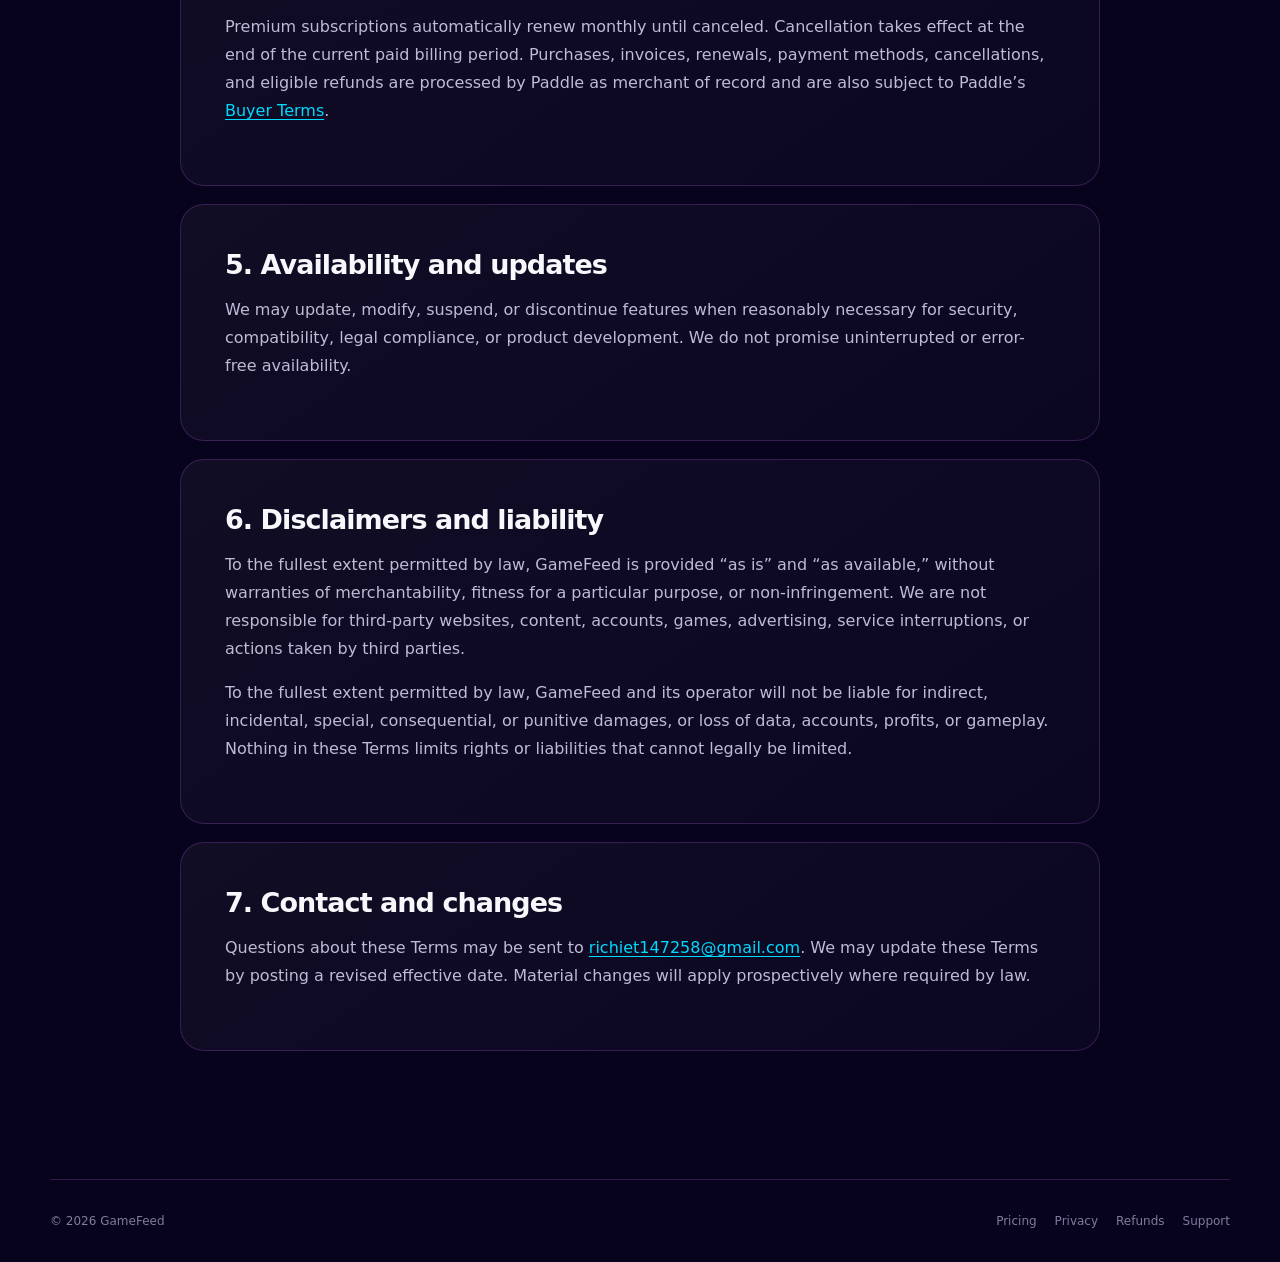
<file: terms/index.html>
<!doctype html>
<html lang="en">
  <head>
    <meta charset="UTF-8" />
    <meta name="viewport" content="width=device-width, initial-scale=1.0" />
    <meta name="description" content="Terms of service for the GameFeed Windows desktop application." />
    <meta name="theme-color" content="#07031c" />
    <link rel="canonical" href="https://gamefeed.site/terms/" />
    <link rel="icon" href="../assets/gamefeed-logo-square.png" type="image/png" />
    <link rel="stylesheet" href="../legal.css" />
    <title>GameFeed Terms of Service</title>
  </head>
  <body class="legal-body">
    <header class="legal-header"><nav class="legal-nav" aria-label="Main navigation"><a class="brand" href="../"><img src="../assets/gamefeed-logo-square.png" alt="" width="38" height="38" /><span>GAMEFEED</span></a><div class="legal-links"><a href="../">Home</a><a href="../pricing/">Pricing</a><a href="../privacy/">Privacy</a><a href="../refund/">Refunds</a></div></nav></header>
    <main class="legal-main">
      <section class="legal-hero"><div class="eyebrow"><span></span> Legal</div><h1>Terms of <em>service.</em></h1><p>These terms govern your download, purchase, and use of the GameFeed Windows desktop application and website.</p><span class="effective-date">Effective July 5, 2026</span></section>
      <section class="legal-card"><h2>1. Operator and acceptance</h2><p>GameFeed is operated by <strong>Richard Triggiani</strong> (“GameFeed,” “we,” or “us”). By downloading, installing, purchasing, or using GameFeed, you agree to these Terms. If you do not agree, do not use the software.</p></section>
      <section class="legal-card"><h2>2. The service</h2><p>GameFeed is a Windows overlay that displays third-party short-form video websites. GameFeed is independent from TikTok, Instagram, YouTube, Facebook, and their owners. Those platforms may change, restrict, or discontinue access at any time, and their own terms and privacy policies apply.</p><p>GameFeed works best with windowed or borderless games. Hardware-exclusive fullscreen modes and anti-cheat systems may block overlays. We do not guarantee compatibility with every game, website, or computer.</p></section>
      <section class="legal-card"><h2>3. License and acceptable use</h2><p>We grant you a limited, revocable, non-exclusive, non-transferable license to install and use GameFeed for personal or internal business use. You may not sell, sublicense, redistribute, reverse engineer, bypass subscription checks, interfere with the service, use GameFeed unlawfully, or infringe third-party rights.</p><p>You are responsible for complying with the rules of every game and content platform you use, including any overlay or anti-cheat restrictions.</p></section>
      <section class="legal-card"><h2>4. Free and Premium plans</h2><p>The Free plan may display brief sponsored placements. GameFeed Premium is planned at <strong>$2.99 USD per month</strong> and removes GameFeed-sponsored ads while the subscription remains active. Taxes may be added at checkout.</p><p>Premium subscriptions automatically renew monthly until canceled. Cancellation takes effect at the end of the current paid billing period. Purchases, invoices, renewals, payment methods, cancellations, and eligible refunds are processed by Paddle as merchant of record and are also subject to Paddle’s <a href="https://www.paddle.com/legal/buyer-terms">Buyer Terms</a>.</p></section>
      <section class="legal-card"><h2>5. Availability and updates</h2><p>We may update, modify, suspend, or discontinue features when reasonably necessary for security, compatibility, legal compliance, or product development. We do not promise uninterrupted or error-free availability.</p></section>
      <section class="legal-card"><h2>6. Disclaimers and liability</h2><p>To the fullest extent permitted by law, GameFeed is provided “as is” and “as available,” without warranties of merchantability, fitness for a particular purpose, or non-infringement. We are not responsible for third-party websites, content, accounts, games, advertising, service interruptions, or actions taken by third parties.</p><p>To the fullest extent permitted by law, GameFeed and its operator will not be liable for indirect, incidental, special, consequential, or punitive damages, or loss of data, accounts, profits, or gameplay. Nothing in these Terms limits rights or liabilities that cannot legally be limited.</p></section>
      <section class="legal-card"><h2>7. Contact and changes</h2><p>Questions about these Terms may be sent to <a class="contact-link" href="mailto:richiet147258@gmail.com">richiet147258@gmail.com</a>. We may update these Terms by posting a revised effective date. Material changes will apply prospectively where required by law.</p></section>
    </main>
    <footer class="legal-footer"><span>© 2026 GameFeed</span><nav><a href="../pricing/">Pricing</a><a href="../privacy/">Privacy</a><a href="../refund/">Refunds</a><a href="mailto:richiet147258@gmail.com">Support</a></nav></footer>
  </body>
</html>
</file>
<file: styles.css>
:root {
  --bg: #07031c;
  --bg-soft: #0d0726;
  --panel: #11092d;
  --panel-2: #190d3b;
  --line: rgba(203, 96, 255, 0.22);
  --text: #f7f8fb;
  --muted: #b5afd0;
  --accent: #ff3bdd;
  --accent-strong: #db16ff;
  --purple: #7b35ff;
  --cyan: #00d9ff;
  --orange: #ffad38;
  --max: 1180px;
  --radius: 24px;
  color-scheme: dark;
}

* {
  box-sizing: border-box;
}

html {
  scroll-behavior: smooth;
}

body {
  margin: 0;
  overflow-x: hidden;
  background:
    radial-gradient(circle at 12% 8%, rgba(0, 217, 255, 0.14), transparent 28%),
    radial-gradient(circle at 88% 12%, rgba(255, 59, 221, 0.16), transparent 30%),
    radial-gradient(circle at 50% 55%, rgba(123, 53, 255, 0.08), transparent 42%),
    var(--bg);
  color: var(--text);
  font-family: Inter, ui-sans-serif, system-ui, -apple-system, BlinkMacSystemFont, "Segoe UI", sans-serif;
  -webkit-font-smoothing: antialiased;
}

body::before {
  position: fixed;
  inset: 0;
  z-index: -1;
  content: "";
  opacity: 0.16;
  pointer-events: none;
  background-image: linear-gradient(rgba(255, 59, 221, 0.04) 1px, transparent 1px),
    linear-gradient(90deg, rgba(0, 217, 255, 0.035) 1px, transparent 1px);
  background-size: 44px 44px;
  mask-image: linear-gradient(to bottom, black, transparent 70%);
}

button,
a {
  font: inherit;
}

a {
  color: inherit;
  text-decoration: none;
}

button {
  color: inherit;
}

.skip-link {
  position: fixed;
  top: 8px;
  left: 8px;
  z-index: 1000;
  padding: 10px 14px;
  border-radius: 10px;
  background: var(--accent);
  color: #06110c;
  font-weight: 800;
  transform: translateY(-150%);
}

.skip-link:focus {
  transform: translateY(0);
}

.site-header {
  position: fixed;
  inset: 0 0 auto;
  z-index: 100;
  border-bottom: 1px solid transparent;
  transition: background 180ms ease, border-color 180ms ease;
}

.site-header.scrolled {
  border-color: var(--line);
  background: rgba(8, 10, 14, 0.82);
  backdrop-filter: blur(18px);
}

.nav-shell {
  width: min(calc(100% - 40px), var(--max));
  height: 76px;
  margin: 0 auto;
  display: flex;
  align-items: center;
  justify-content: space-between;
}

.brand {
  display: inline-flex;
  align-items: center;
  gap: 10px;
  font-size: 14px;
  font-weight: 950;
  letter-spacing: 0.12em;
}

.brand img {
  border-radius: 9px;
  box-shadow: 0 0 20px rgba(255, 35, 224, 0.3), 0 0 12px rgba(0, 217, 255, 0.18);
}

.site-nav {
  display: flex;
  align-items: center;
  gap: 30px;
  color: #bec5d0;
  font-size: 14px;
  font-weight: 650;
}

.site-nav > a {
  transition: color 150ms ease;
}

.site-nav > a:hover,
.site-nav > a:focus-visible {
  color: white;
}

.menu-toggle {
  display: none;
  width: 42px;
  height: 42px;
  padding: 0 10px;
  border: 1px solid var(--line);
  border-radius: 12px;
  background: var(--panel);
}

.menu-toggle span {
  display: block;
  height: 2px;
  margin: 5px 0;
  border-radius: 2px;
  background: white;
}

.button {
  display: inline-flex;
  align-items: center;
  justify-content: center;
  gap: 9px;
  min-height: 48px;
  padding: 0 20px;
  border: 1px solid transparent;
  border-radius: 13px;
  cursor: pointer;
  font-size: 14px;
  font-weight: 850;
  transition: transform 160ms ease, border-color 160ms ease, background 160ms ease;
}

.button:hover {
  transform: translateY(-2px);
}

.button:focus-visible,
button:focus-visible,
a:focus-visible,
summary:focus-visible {
  outline: 3px solid rgba(117, 242, 178, 0.45);
  outline-offset: 3px;
}

.button svg {
  width: 18px;
  fill: currentColor;
}

.button-primary {
  background: linear-gradient(105deg, var(--cyan), var(--purple) 48%, var(--accent));
  color: white;
  box-shadow: 0 12px 42px rgba(177, 34, 255, 0.3);
  text-shadow: 0 1px 5px rgba(0, 0, 0, 0.35);
}

.button-primary:hover {
  background: linear-gradient(105deg, #38e4ff, #914fff 48%, #ff65e7);
}

.button-ghost {
  border-color: var(--line);
  background: rgba(255, 255, 255, 0.04);
}

.button-text {
  padding-inline: 8px;
  color: #d6dbe3;
}

.button-small {
  min-height: 40px;
  padding-inline: 16px;
  font-size: 13px;
}

.button-large {
  min-height: 56px;
  padding-inline: 26px;
}

.hero {
  position: relative;
  width: min(calc(100% - 40px), var(--max));
  min-height: 780px;
  margin: 0 auto;
  padding: 150px 0 90px;
  display: grid;
  grid-template-columns: minmax(0, 1fr) minmax(460px, 0.9fr);
  align-items: center;
  gap: 54px;
}

.hero-glow {
  position: absolute;
  z-index: -1;
  width: 440px;
  aspect-ratio: 1;
  border-radius: 50%;
  filter: blur(100px);
  opacity: 0.12;
}

.hero-glow-one {
  top: 100px;
  left: -40px;
  background: var(--purple);
}

.hero-glow-two {
  right: -40px;
  bottom: 80px;
  background: var(--accent);
}

.eyebrow,
.card-kicker {
  color: #b0b8c5;
  font-size: 11px;
  font-weight: 900;
  letter-spacing: 0.16em;
  text-transform: uppercase;
}

.eyebrow {
  display: flex;
  align-items: center;
  gap: 9px;
  margin-bottom: 22px;
}

.eyebrow span {
  width: 7px;
  height: 7px;
  border-radius: 50%;
  background: var(--accent);
  box-shadow: 0 0 16px rgba(117, 242, 178, 0.65);
}

h1,
h2,
h3,
p {
  margin-top: 0;
}

h1 {
  max-width: 700px;
  margin-bottom: 24px;
  font-size: clamp(56px, 6.8vw, 92px);
  line-height: 0.91;
  letter-spacing: -0.068em;
  font-weight: 950;
}

h1 em,
h2 em {
  color: transparent;
  background: linear-gradient(90deg, var(--cyan), #8c43ff 45%, var(--accent));
  background-clip: text;
  -webkit-background-clip: text;
  font-style: normal;
}

.hero-lede {
  max-width: 590px;
  margin-bottom: 30px;
  color: var(--muted);
  font-size: clamp(17px, 1.6vw, 20px);
  line-height: 1.55;
}

.hero-actions {
  display: flex;
  align-items: center;
  gap: 16px;
  flex-wrap: wrap;
}

.download-note {
  margin: 14px 0 0;
  color: #aeb7c4;
  font-size: 12px;
  font-weight: 700;
}

.download-note span { margin-right: 6px; color: var(--accent); }
.warning-jump {
  display: inline-flex;
  margin-top: 8px;
  color: #ffcf8a;
  font-size: 11px;
  font-weight: 850;
  text-decoration: none;
}
.warning-jump:hover,
.warning-jump:focus-visible { color: white; text-decoration: underline; }

.platform-row {
  margin-top: 34px;
  display: flex;
  align-items: center;
  gap: 10px;
  flex-wrap: wrap;
  color: #747e8e;
  font-size: 11px;
  font-weight: 750;
  letter-spacing: 0.04em;
}

.platform-row i {
  width: 3px;
  height: 3px;
  border-radius: 50%;
  background: #49515d;
}

.hero-visual {
  position: relative;
  min-height: 580px;
  display: grid;
  place-items: center;
}

.game-scene {
  position: absolute;
  inset: 34px 0 28px 36px;
  overflow: hidden;
  border: 1px solid rgba(255, 58, 226, 0.52);
  border-radius: 28px;
  background: #080321;
  box-shadow: 0 38px 100px rgba(0, 0, 0, 0.56), -8px 0 38px rgba(0, 217, 255, 0.13), 8px 0 38px rgba(255, 59, 221, 0.16);
}

.game-scene::after {
  position: absolute;
  inset: 0;
  content: "";
  background: linear-gradient(90deg, rgba(7, 3, 28, 0.08), rgba(7, 3, 28, 0.34) 50%, rgba(7, 3, 28, 0.9));
}

.hero-brand-art {
  width: 100%;
  height: 100%;
  object-fit: cover;
  opacity: 0.94;
  filter: saturate(1.12) contrast(1.04);
}

.scene-horizon,
.scene-mountain {
  display: none;
}

.scene-horizon {
  position: absolute;
  right: -10%;
  bottom: 0;
  width: 85%;
  height: 52%;
  background: linear-gradient(145deg, #242a2d, #0b0e11);
  clip-path: polygon(0 47%, 22% 30%, 38% 46%, 56% 18%, 75% 38%, 100% 10%, 100% 100%, 0 100%);
}

.scene-mountain {
  position: absolute;
  bottom: 27%;
  width: 60%;
  height: 48%;
  background: #252d3b;
  clip-path: polygon(0 100%, 42% 10%, 100% 100%);
}

.mountain-one { right: -5%; }
.mountain-two { right: 34%; bottom: 19%; background: #171d28; }

.scene-hud {
  position: absolute;
  z-index: 2;
  color: rgba(255, 255, 255, 0.68);
  font-size: 9px;
  font-weight: 850;
  letter-spacing: 0.14em;
}

.hud-top { top: 22px; right: 26px; }
.hud-bottom { right: 26px; bottom: 22px; display: flex; align-items: baseline; gap: 6px; }
.hud-bottom b { color: white; font-size: 22px; }

.crosshair {
  position: absolute;
  z-index: 2;
  top: 48%;
  right: 24%;
  width: 24px;
  height: 24px;
  border: 1px solid rgba(255, 255, 255, 0.55);
  border-radius: 50%;
}

.crosshair::before,
.crosshair::after {
  position: absolute;
  content: "";
  background: rgba(255, 255, 255, 0.55);
}

.crosshair::before { width: 34px; height: 1px; top: 11px; left: -6px; }
.crosshair::after { width: 1px; height: 34px; top: -6px; left: 11px; }

.app-window {
  position: relative;
  z-index: 3;
  width: 300px;
  overflow: hidden;
  border: 1px solid rgba(255, 255, 255, 0.2);
  border-radius: 19px;
  background: white;
  color: #11151b;
  box-shadow: 0 35px 100px rgba(0, 0, 0, 0.62), 0 0 0 7px rgba(182, 52, 255, 0.09), 0 0 42px rgba(255, 40, 220, 0.2);
  transform: translateX(102px) rotate(-1deg) scale(0.88);
}

.app-topbar {
  height: 43px;
  padding: 0 11px;
  display: flex;
  align-items: center;
  justify-content: space-between;
  background: #050607;
  color: white;
  font-size: 9px;
  letter-spacing: 0.08em;
}

.app-back { font-size: 20px; font-weight: 300; }
.app-actions { display: flex; gap: 11px; font-size: 15px; }

.feed-canvas {
  min-height: 352px;
  padding: 24px 20px 16px;
  display: grid;
  grid-template-columns: 1fr 48px;
  gap: 10px;
  background: #f7f7f8;
}

.video-card {
  position: relative;
  min-height: 298px;
  overflow: hidden;
  border-radius: 10px;
  background: linear-gradient(155deg, #9d55ff, #3a215d 40%, #0a1320 82%);
}

.video-noise {
  position: absolute;
  inset: 0;
  background: repeating-linear-gradient(12deg, transparent 0 11px, rgba(255, 255, 255, 0.025) 12px 13px);
}

.video-orb {
  position: absolute;
  border-radius: 50%;
  filter: blur(2px);
}

.orb-one { width: 150px; height: 150px; top: 30px; left: -30px; background: rgba(255, 91, 145, 0.72); }
.orb-two { width: 180px; height: 180px; right: -85px; bottom: 28px; background: rgba(69, 238, 207, 0.45); }

.video-caption {
  position: absolute;
  left: 14px;
  right: 14px;
  bottom: 32px;
  color: white;
  font-size: 16px;
  font-weight: 950;
  line-height: 1.03;
  text-shadow: 0 2px 10px rgba(0, 0, 0, 0.6);
}

.video-progress {
  position: absolute;
  right: 12px;
  bottom: 14px;
  left: 12px;
  height: 2px;
  overflow: hidden;
  border-radius: 2px;
  background: rgba(255, 255, 255, 0.26);
}

.video-progress span { display: block; width: 66%; height: 100%; background: white; }

.social-rail {
  display: flex;
  flex-direction: column;
  align-items: center;
  justify-content: space-around;
  padding-block: 8px;
}

.social-rail div { text-align: center; }
.social-rail span { display: block; font-size: 28px; line-height: 1; }
.social-rail small { display: block; margin-top: 4px; font-size: 8px; font-weight: 800; }

.app-nav {
  height: 55px;
  padding: 0 20px;
  display: flex;
  align-items: center;
  justify-content: space-between;
  border-top: 1px solid #dedfe3;
  background: white;
  font-size: 22px;
}

.app-nav b { padding: 5px 7px; border-radius: 8px; background: #11151b; color: white; font-size: 11px; }

.floating-chip {
  position: absolute;
  z-index: 5;
  display: flex;
  align-items: center;
  gap: 7px;
  padding: 10px 13px;
  border: 1px solid rgba(255, 255, 255, 0.13);
  border-radius: 12px;
  background: rgba(16, 20, 27, 0.86);
  color: #d9dee7;
  box-shadow: 0 18px 38px rgba(0, 0, 0, 0.35);
  backdrop-filter: blur(12px);
  font-size: 11px;
  font-weight: 800;
}

.chip-top { top: 52px; left: 48px; }
.chip-bottom { right: 24px; bottom: 46px; }
.status-dot { width: 7px; height: 7px; border-radius: 50%; background: var(--accent); box-shadow: 0 0 12px var(--accent); }

.trust-strip {
  width: min(calc(100% - 40px), var(--max));
  margin: 0 auto;
  padding: 25px 0;
  display: grid;
  grid-template-columns: repeat(3, 1fr);
  border-block: 1px solid var(--line);
}

.trust-strip div { display: flex; align-items: baseline; justify-content: center; gap: 10px; border-right: 1px solid var(--line); }
.trust-strip div:last-child { border-right: 0; }
.trust-strip strong { color: var(--accent); font-size: 28px; font-weight: 950; }
.trust-strip span { color: var(--muted); font-size: 12px; font-weight: 700; }

.section {
  width: min(calc(100% - 40px), var(--max));
  margin: 0 auto;
  padding: 120px 0;
}

.section-heading { max-width: 700px; margin-bottom: 54px; }
.section-heading h2,
.control-copy h2,
.cta-inner h2 {
  margin-bottom: 20px;
  font-size: clamp(39px, 5vw, 64px);
  line-height: 0.98;
  letter-spacing: -0.055em;
  font-weight: 950;
}

.section-heading > p,
.control-copy > p {
  max-width: 610px;
  color: var(--muted);
  font-size: 17px;
  line-height: 1.6;
}

.feature-grid {
  display: grid;
  grid-template-columns: repeat(2, 1fr);
  gap: 16px;
}

.feature-card {
  position: relative;
  min-height: 290px;
  padding: 30px;
  overflow: hidden;
  border: 1px solid var(--line);
  border-radius: var(--radius);
  background: linear-gradient(145deg, rgba(255, 255, 255, 0.045), rgba(255, 255, 255, 0.015));
  transition: transform 180ms ease, border-color 180ms ease;
}

.feature-card:hover { transform: translateY(-4px); border-color: rgba(255, 59, 221, 0.48); box-shadow: 0 18px 55px rgba(102, 28, 196, 0.14); }
.feature-card-wide { grid-column: 1 / -1; min-height: 260px; display: grid; grid-template-columns: auto minmax(0, 1fr) auto; align-items: center; gap: 26px; }
.feature-card h3 { max-width: 440px; margin: 12px 0 12px; font-size: 25px; line-height: 1.1; letter-spacing: -0.035em; }
.feature-card p { max-width: 520px; color: var(--muted); font-size: 14px; line-height: 1.6; }

.feature-icon {
  width: 52px;
  height: 52px;
  margin-bottom: 40px;
  display: grid;
  place-items: center;
  border: 1px solid rgba(0, 217, 255, 0.34);
  border-radius: 15px;
  background: linear-gradient(145deg, rgba(0, 217, 255, 0.1), rgba(255, 59, 221, 0.09));
  color: var(--cyan);
  font-size: 24px;
}

.feature-card-wide .feature-icon { margin: 0; }

.mini-platforms { display: flex; gap: 8px; }
.mini-platforms span { width: 52px; height: 52px; display: grid; place-items: center; border: 1px solid var(--line); border-radius: 15px; background: var(--panel-2); font-size: 19px; font-weight: 950; }
.mini-platforms span:nth-child(1) { color: #ff5378; }
.mini-platforms span:nth-child(2) { color: #ffad59; }
.mini-platforms span:nth-child(3) { color: #ff5252; }
.mini-platforms span:nth-child(4) { color: #72a5ff; }

.workflow-panel {
  padding: clamp(30px, 6vw, 72px);
  border: 1px solid var(--line);
  border-radius: 32px;
  background: radial-gradient(circle at 80% 15%, rgba(255, 59, 221, 0.16), transparent 35%), radial-gradient(circle at 10% 90%, rgba(0, 217, 255, 0.08), transparent 32%), var(--bg-soft);
}

.step-list { margin: 0; padding: 0; list-style: none; }
.step-list li { display: grid; grid-template-columns: 90px 1fr; gap: 20px; padding: 30px 0; border-top: 1px solid var(--line); }
.step-number { color: var(--accent); font-size: 12px; font-weight: 900; letter-spacing: 0.14em; }
.step-list h3 { margin-bottom: 8px; font-size: 22px; }
.step-list p { max-width: 600px; margin-bottom: 0; color: var(--muted); line-height: 1.55; }

.control-showcase { display: grid; grid-template-columns: 0.85fr 1.15fr; align-items: center; gap: 80px; }
.check-list { margin: 30px 0 0; padding: 0; list-style: none; }
.check-list li { margin: 13px 0; color: #d4d9e1; font-size: 14px; }
.check-list span { margin-right: 10px; color: var(--accent); font-weight: 900; }

.settings-mockup {
  overflow: hidden;
  border: 1px solid rgba(255, 255, 255, 0.13);
  border-radius: 22px;
  background: #090b0f;
  box-shadow: 0 35px 90px rgba(0, 0, 0, 0.4);
}

.settings-title { height: 56px; padding: 0 18px; display: flex; align-items: center; gap: 24px; border-bottom: 1px solid var(--line); font-size: 11px; letter-spacing: 0.1em; }
.settings-title span { font-size: 20px; }
.settings-card { margin: 20px; padding: 22px; border: 1px solid var(--line); border-radius: 18px; background: var(--panel); }
.setting-row { min-height: 55px; display: flex; align-items: center; justify-content: space-between; gap: 20px; border-bottom: 1px solid var(--line); color: #d5dae2; font-size: 13px; }
.setting-row:last-child { border-bottom: 0; }
kbd { min-width: 44px; padding: 7px 10px; border: 1px solid rgba(255, 255, 255, 0.16); border-bottom-width: 3px; border-radius: 8px; background: #1a2029; color: white; text-align: center; font: 800 11px/1 ui-monospace, monospace; }

.faq { display: grid; grid-template-columns: 0.8fr 1.2fr; gap: 80px; }
.faq-list details { border-top: 1px solid var(--line); }
.faq-list details:last-child { border-bottom: 1px solid var(--line); }
.faq-list summary { min-height: 76px; display: flex; align-items: center; justify-content: space-between; gap: 20px; cursor: pointer; font-size: 16px; font-weight: 800; list-style: none; }
.faq-list summary::-webkit-details-marker { display: none; }
.faq-list summary span { color: var(--accent); font-size: 22px; transition: transform 180ms ease; }
.faq-list details[open] summary span { transform: rotate(45deg); }
.faq-list p { max-width: 650px; padding: 0 50px 24px 0; color: var(--muted); line-height: 1.65; }

.install-section { padding-top: 60px; }
.install-layout { display: grid; grid-template-columns: 1.05fr 0.95fr; align-items: start; gap: 28px; }
.install-steps { margin: 0; padding: 0; list-style: none; border-block: 1px solid var(--line); }
.install-steps li { display: grid; grid-template-columns: 58px 1fr; gap: 18px; padding: 28px 0; border-bottom: 1px solid var(--line); }
.install-steps li:last-child { border-bottom: 0; }
.install-steps > li > span { padding-top: 4px; color: var(--accent); font-size: 12px; font-weight: 950; letter-spacing: 0.14em; }
.install-steps h3 { margin: 0 0 8px; font-size: 20px; letter-spacing: -0.025em; }
.install-steps p { margin: 0; color: var(--muted); font-size: 14px; line-height: 1.65; }
.install-steps strong { color: #e7ebf1; }

.download-trust-card {
  padding: 30px;
  border: 1px solid rgba(0, 217, 255, 0.26);
  border-radius: 26px;
  background: radial-gradient(circle at 100% 0, rgba(255, 59, 221, 0.14), transparent 34%), var(--bg-soft);
  box-shadow: 0 28px 70px rgba(0, 0, 0, 0.28);
}
.official-badge { display: inline-flex; align-items: center; gap: 8px; color: var(--accent); font-size: 10px; font-weight: 950; letter-spacing: 0.12em; }
.official-badge span { width: 22px; height: 22px; display: grid; place-items: center; border-radius: 50%; background: rgba(117, 242, 178, 0.12); }
.download-trust-card h3 { margin: 20px 0 10px; font-size: 29px; letter-spacing: -0.04em; }
.download-trust-card > p { margin: 0 0 22px; color: var(--muted); font-size: 14px; line-height: 1.65; }
.download-trust-card ul { margin: 0 0 20px; padding: 0; list-style: none; border-block: 1px solid var(--line); }
.download-trust-card li { min-height: 44px; display: flex; align-items: center; justify-content: space-between; gap: 18px; border-bottom: 1px solid var(--line); font-size: 12px; }
.download-trust-card li:last-child { border-bottom: 0; }
.download-trust-card li span { color: var(--muted); }
.download-trust-card li strong { text-align: right; }
.download-trust-card .button { width: 100%; margin-top: 22px; }
.warning-note {
  margin: 24px 0 0;
  padding: 14px;
  border: 1px solid rgba(255, 173, 89, 0.26);
  border-radius: 14px;
  background: rgba(255, 173, 89, 0.08);
  color: #d7dce5;
  font-size: 12px;
  line-height: 1.55;
}
.warning-note strong { color: #ffcf8a; }
.checksum summary { cursor: pointer; color: #cbd2dc; font-size: 12px; font-weight: 800; }
.checksum code { display: block; margin-top: 10px; padding: 12px; overflow-wrap: anywhere; border-radius: 10px; background: #070910; color: #8fe9ff; font: 10px/1.6 ui-monospace, monospace; text-align: left; }

.cta-section {
  position: relative;
  width: min(calc(100% - 40px), var(--max));
  margin: 30px auto 0;
  padding: 100px 30px;
  overflow: hidden;
  border: 1px solid rgba(255, 59, 221, 0.36);
  border-radius: 34px;
  background: linear-gradient(145deg, #11072d, #08031e);
  text-align: center;
}

.cta-section::before { position: absolute; inset: 0; content: ""; opacity: 0.7; background: radial-gradient(circle at 20% 0, rgba(0, 217, 255, 0.2), transparent 36%), radial-gradient(circle at 80% 0, rgba(255, 59, 221, 0.22), transparent 38%); }
.cta-inner { position: relative; max-width: 760px; margin: 0 auto; }
.cta-inner img { margin-bottom: 24px; border-radius: 20px; box-shadow: 0 0 45px rgba(255, 59, 221, 0.26), 0 0 28px rgba(0, 217, 255, 0.18); }
.cta-inner p { margin-bottom: 28px; color: var(--muted); font-size: 17px; }
.cta-inner small { display: block; margin-top: 15px; color: #707987; font-size: 10px; font-weight: 750; letter-spacing: 0.08em; text-transform: uppercase; }

.site-footer {
  width: min(calc(100% - 40px), var(--max));
  min-height: 130px;
  margin: 0 auto;
  display: grid;
  grid-template-columns: 1fr auto 1fr;
  align-items: center;
  gap: 20px;
  color: #737d8c;
  font-size: 11px;
}

.site-footer > span { justify-self: end; }
.site-footer p { margin: 0; }
.site-footer .footer-links { display: flex; flex-wrap: wrap; justify-content: center; gap: 16px; }
.site-footer .footer-links a:hover, .site-footer .footer-links a:focus-visible { color: white; }

.download-dialog {
  width: min(430px, calc(100% - 32px));
  padding: 34px;
  border: 1px solid rgba(255, 255, 255, 0.14);
  border-radius: 24px;
  background: #10072a;
  color: white;
  box-shadow: 0 40px 120px rgba(0, 0, 0, 0.7);
  text-align: center;
}

.download-dialog::backdrop { background: rgba(2, 3, 5, 0.76); backdrop-filter: blur(8px); }
.download-dialog img { display: block; margin: 0 auto 18px; border-radius: 16px; box-shadow: 0 0 34px rgba(255, 59, 221, 0.25); }
.download-dialog h2 { margin: 10px 0; font-size: 27px; letter-spacing: -0.04em; }
.download-dialog p { color: var(--muted); line-height: 1.55; }
.download-dialog code { color: var(--accent); }
.dialog-close { position: absolute; top: 12px; right: 12px; width: 36px; height: 36px; border: 0; border-radius: 10px; background: rgba(255, 255, 255, 0.05); cursor: pointer; font-size: 22px; }

.reveal {
  opacity: 0;
  transform: translateY(22px);
  transition: opacity 650ms ease, transform 650ms cubic-bezier(0.2, 0.75, 0.2, 1);
}

.reveal-delay { transition-delay: 100ms; }
.reveal.visible { opacity: 1; transform: translateY(0); }

@media (max-width: 960px) {
  .hero { grid-template-columns: 1fr; padding-top: 130px; }
  .hero-copy { max-width: 720px; }
  .hero-visual { margin-top: 10px; }
  .game-scene { inset-inline: 8%; }
  .feature-card-wide { grid-template-columns: auto 1fr; }
  .mini-platforms { grid-column: 2; }
  .control-showcase, .faq, .install-layout { grid-template-columns: 1fr; gap: 50px; }
  .settings-mockup { max-width: 680px; width: 100%; }
  .faq .section-heading { margin-bottom: 0; }
}

@media (max-width: 720px) {
  .nav-shell { width: min(calc(100% - 28px), var(--max)); height: 66px; }
  .menu-toggle { display: block; }
  .site-nav { position: absolute; top: 66px; right: 14px; left: 14px; padding: 18px; display: grid; gap: 6px; border: 1px solid var(--line); border-radius: 18px; background: rgba(13, 16, 22, 0.98); box-shadow: 0 24px 70px rgba(0, 0, 0, 0.5); opacity: 0; visibility: hidden; transform: translateY(-8px); transition: 160ms ease; }
  .site-nav.open { opacity: 1; visibility: visible; transform: translateY(0); }
  .site-nav a { padding: 11px 8px; }
  .site-nav .button { margin-top: 8px; }
  .hero, .section, .trust-strip, .cta-section, .site-footer { width: min(calc(100% - 28px), var(--max)); }
  .hero { min-height: auto; padding: 112px 0 65px; }
  .hero-glow { width: 100%; }
  .hero-glow-one { left: 0; }
  .hero-glow-two { right: 0; }
  h1 { font-size: clamp(48px, 15vw, 70px); }
  .hero-lede { font-size: 16px; }
  .button-primary { width: 100%; }
  .button-text { width: 100%; }
  .hero-visual { min-height: 540px; }
  .game-scene { inset: 38px 0 25px; }
  .app-window { width: min(280px, 78vw); transform: translateX(34px) rotate(-1deg) scale(0.92); }
  .floating-chip { font-size: 9px; }
  .chip-top { top: 50px; left: 12px; }
  .chip-bottom { right: 0; }
  .trust-strip { grid-template-columns: 1fr; }
  .trust-strip div { min-height: 64px; border-right: 0; border-bottom: 1px solid var(--line); }
  .trust-strip div:last-child { border-bottom: 0; }
  .section { padding: 86px 0; }
  .section-heading { margin-bottom: 36px; }
  .feature-grid { grid-template-columns: 1fr; }
  .feature-card, .feature-card-wide { grid-column: auto; min-height: auto; padding: 24px; display: block; }
  .feature-card-wide .feature-icon, .feature-icon { margin-bottom: 28px; }
  .mini-platforms { margin-top: 24px; flex-wrap: wrap; }
  .workflow-panel { padding: 26px 22px; }
  .step-list li { grid-template-columns: 44px 1fr; gap: 12px; }
  .settings-card { margin: 12px; padding: 16px; }
  .faq-list summary { font-size: 14px; }
  .cta-section { padding: 75px 22px; }
  .site-footer { padding: 32px 0; grid-template-columns: 1fr auto; }
  .site-footer .footer-links { grid-column: 1 / -1; grid-row: 2; display: flex; }
}

@media (prefers-reduced-motion: reduce) {
  *, *::before, *::after { scroll-behavior: auto !important; animation-duration: 0.01ms !important; transition-duration: 0.01ms !important; }
  .reveal { opacity: 1; transform: none; }
}
</file>
<file: legal.css>
@import url("styles.css");

.legal-body {
  min-height: 100vh;
  background:
    radial-gradient(circle at 10% 0, rgba(0, 217, 255, 0.12), transparent 30%),
    radial-gradient(circle at 90% 0, rgba(255, 59, 221, 0.14), transparent 32%),
    var(--bg);
}

.legal-header {
  position: sticky;
  top: 0;
  z-index: 20;
  border-bottom: 1px solid var(--line);
  background: rgba(7, 3, 28, 0.9);
  backdrop-filter: blur(18px);
}

.legal-nav {
  width: min(calc(100% - 40px), var(--max));
  min-height: 76px;
  margin: 0 auto;
  display: flex;
  align-items: center;
  justify-content: space-between;
  gap: 24px;
}

.legal-links { display: flex; align-items: center; gap: 22px; color: var(--muted); font-size: 13px; font-weight: 750; }
.legal-links a:hover, .legal-links a:focus-visible { color: white; }

.legal-main {
  width: min(calc(100% - 40px), 920px);
  margin: 0 auto;
  padding: 90px 0 110px;
}

.legal-hero { margin-bottom: 54px; }
.legal-hero h1 { max-width: 780px; margin: 18px 0; font-size: clamp(46px, 8vw, 82px); line-height: 0.98; letter-spacing: -0.06em; }
.legal-hero > p { max-width: 720px; color: var(--muted); font-size: 17px; line-height: 1.7; }
.effective-date { display: inline-block; margin-top: 12px; color: #8d88a9; font-size: 12px; }

.legal-card {
  margin: 18px 0;
  padding: clamp(24px, 5vw, 44px);
  border: 1px solid var(--line);
  border-radius: 24px;
  background: linear-gradient(145deg, rgba(255, 255, 255, 0.045), rgba(255, 255, 255, 0.018));
}

.legal-card h2 { margin: 0 0 16px; font-size: 27px; letter-spacing: -0.035em; }
.legal-card h3 { margin: 28px 0 10px; font-size: 18px; }
.legal-card p, .legal-card li { color: #c0bad6; line-height: 1.75; }
.legal-card ul { padding-left: 22px; }
.legal-card a, .contact-link { color: var(--cyan); text-decoration: underline; text-underline-offset: 3px; }
.legal-card strong { color: white; }

.pricing-grid { display: grid; grid-template-columns: repeat(2, 1fr); gap: 18px; }
.price-card { position: relative; padding: 34px; border: 1px solid var(--line); border-radius: 26px; background: var(--bg-soft); }
.price-card.featured { border-color: rgba(255, 59, 221, 0.55); background: radial-gradient(circle at 100% 0, rgba(255, 59, 221, 0.18), transparent 38%), var(--bg-soft); box-shadow: 0 26px 70px rgba(88, 15, 153, 0.24); }
.plan-label { color: var(--accent); font-size: 11px; font-weight: 950; letter-spacing: 0.14em; }
.price { margin: 18px 0 6px; font-size: 52px; font-weight: 950; letter-spacing: -0.055em; }
.price small { color: var(--muted); font-size: 14px; font-weight: 650; letter-spacing: 0; }
.price-card > p { min-height: 52px; color: var(--muted); line-height: 1.6; }
.price-card ul { min-height: 150px; margin: 26px 0; padding: 0; list-style: none; }
.price-card li { margin: 12px 0; color: #d3cee2; font-size: 14px; }
.price-card li::before { margin-right: 9px; color: var(--accent); content: "✓"; font-weight: 950; }
.price-card .button { width: 100%; }
.button-disabled { border-color: var(--line); background: rgba(255, 255, 255, 0.06); color: #aca6bf; cursor: not-allowed; }
.pricing-note { margin-top: 22px; color: #8d88a9; font-size: 12px; line-height: 1.65; text-align: center; }
.pricing-summary { margin-top: 26px; }
.pricing-summary ul { margin: 0; padding-left: 22px; }
.pricing-summary li { margin: 7px 0; }

.checkout-main { min-height: calc(100vh - 170px); }
.checkout-card { display: grid; grid-template-columns: auto 1fr; align-items: start; gap: 24px; }
.checkout-card img { border-radius: 18px; box-shadow: 0 0 38px rgba(255, 59, 221, 0.24); }
.checkout-card h2 { margin-top: 4px; }
.checkout-card [data-checkout-status][data-state="success"] { color: #75f2b2; }
.checkout-card [data-checkout-status][data-state="error"] { color: #ff8095; }
.checkout-fine-print { margin-top: 20px; color: #8d88a9 !important; font-size: 12px; }

.legal-footer {
  width: min(calc(100% - 40px), var(--max));
  margin: 0 auto;
  padding: 34px 0;
  display: flex;
  align-items: center;
  justify-content: space-between;
  gap: 24px;
  border-top: 1px solid var(--line);
  color: #817b9d;
  font-size: 12px;
}
.legal-footer nav { display: flex; flex-wrap: wrap; gap: 18px; }
.legal-footer a:hover { color: white; }

@media (max-width: 720px) {
  .legal-nav { width: min(calc(100% - 28px), var(--max)); min-height: 66px; }
  .legal-links { gap: 13px; font-size: 11px; }
  .legal-links a:nth-child(2), .legal-links a:nth-child(3) { display: none; }
  .legal-main { width: min(calc(100% - 28px), 920px); padding: 68px 0 84px; }
  .legal-hero h1 { font-size: clamp(44px, 15vw, 64px); }
  .pricing-grid { grid-template-columns: 1fr; }
  .price-card ul { min-height: 0; }
  .checkout-card { grid-template-columns: 1fr; }
  .legal-footer { width: min(calc(100% - 28px), var(--max)); align-items: flex-start; flex-direction: column; }
}
</file>
<file: owner/owner.css>
:root {
  color-scheme: dark;
  --background: #080a0e;
  --panel: rgba(17, 21, 29, 0.9);
  --panel-strong: #151a24;
  --line: rgba(255, 255, 255, 0.1);
  --line-bright: rgba(73, 225, 255, 0.28);
  --text: #f6f8fb;
  --muted: #929aa9;
  --cyan: #45e1ff;
  --violet: #9f72ff;
  --green: #51e6a4;
  --danger: #ff7d93;
}

* {
  box-sizing: border-box;
}

[hidden] {
  display: none !important;
}

body {
  min-height: 100vh;
  margin: 0;
  overflow-x: hidden;
  background:
    linear-gradient(rgba(255, 255, 255, 0.018) 1px, transparent 1px),
    linear-gradient(90deg, rgba(255, 255, 255, 0.018) 1px, transparent 1px),
    var(--background);
  background-size: 52px 52px;
  color: var(--text);
  font-family: Inter, ui-sans-serif, system-ui, -apple-system, BlinkMacSystemFont, "Segoe UI", sans-serif;
}

button,
input {
  font: inherit;
}

button,
a {
  -webkit-tap-highlight-color: transparent;
}

.page-glow {
  position: fixed;
  z-index: -1;
  width: 420px;
  height: 420px;
  border-radius: 50%;
  filter: blur(110px);
  opacity: 0.13;
  pointer-events: none;
}

.page-glow-one {
  top: -180px;
  right: 4vw;
  background: var(--cyan);
}

.page-glow-two {
  bottom: -250px;
  left: -90px;
  background: var(--violet);
}

.owner-header {
  display: flex;
  align-items: center;
  justify-content: space-between;
  width: min(1180px, calc(100% - 40px));
  margin: 0 auto;
  padding: 26px 0;
  border-bottom: 1px solid var(--line);
}

.brand {
  display: inline-flex;
  align-items: center;
  gap: 11px;
  color: var(--text);
  font-size: 0.84rem;
  font-weight: 900;
  letter-spacing: 0.16em;
  text-decoration: none;
}

.brand img {
  border-radius: 10px;
  box-shadow: 0 0 24px rgba(69, 225, 255, 0.12);
}

.private-badge {
  display: inline-flex;
  align-items: center;
  gap: 9px;
  padding: 8px 12px;
  border: 1px solid var(--line);
  border-radius: 999px;
  color: #c7ced8;
  background: rgba(255, 255, 255, 0.035);
  font-size: 0.76rem;
  font-weight: 700;
  letter-spacing: 0.04em;
}

.private-badge i,
.live-dot {
  width: 7px;
  height: 7px;
  border-radius: 50%;
  background: var(--green);
  box-shadow: 0 0 12px rgba(81, 230, 164, 0.75);
}

.owner-shell {
  width: min(1080px, calc(100% - 40px));
  margin: 0 auto;
  padding: 72px 0 90px;
}

.access-card {
  width: min(520px, 100%);
  margin: 2vh auto 0;
  padding: 42px;
  border: 1px solid var(--line-bright);
  border-radius: 24px;
  background:
    radial-gradient(circle at 85% 0, rgba(69, 225, 255, 0.08), transparent 34%),
    linear-gradient(145deg, rgba(21, 26, 36, 0.96), rgba(11, 14, 20, 0.96));
  box-shadow: 0 30px 90px rgba(0, 0, 0, 0.42);
}

.lock-mark {
  display: grid;
  width: 54px;
  height: 54px;
  margin-bottom: 28px;
  place-items: center;
  border: 1px solid rgba(69, 225, 255, 0.3);
  border-radius: 16px;
  background: rgba(69, 225, 255, 0.08);
}

.lock-mark svg {
  width: 27px;
  fill: none;
  stroke: var(--cyan);
  stroke-linecap: round;
  stroke-linejoin: round;
  stroke-width: 1.65;
}

.eyebrow {
  display: flex;
  align-items: center;
  gap: 10px;
  margin: 0 0 13px;
  color: var(--cyan);
  font-size: 0.72rem;
  font-weight: 800;
  letter-spacing: 0.18em;
  text-transform: uppercase;
}

.eyebrow span {
  width: 24px;
  height: 1px;
  background: currentColor;
}

h1,
h2,
p {
  margin-top: 0;
}

h1 {
  margin-bottom: 14px;
  font-size: clamp(2rem, 5vw, 3.25rem);
  line-height: 1.02;
  letter-spacing: -0.045em;
}

.access-copy,
.dashboard-subtitle {
  color: var(--muted);
  line-height: 1.7;
}

.access-copy {
  margin-bottom: 26px;
}

.access-copy strong {
  color: #cfd7e3;
}

.access-form label {
  display: block;
  margin-bottom: 9px;
  color: #c7ced8;
  font-size: 0.78rem;
  font-weight: 800;
  letter-spacing: 0.04em;
}

.token-field {
  position: relative;
}

.token-field input {
  width: 100%;
  height: 52px;
  padding: 0 72px 0 15px;
  border: 1px solid rgba(255, 255, 255, 0.12);
  outline: none;
  border-radius: 12px;
  background: rgba(3, 5, 8, 0.7);
  color: var(--text);
  transition: border-color 160ms ease, box-shadow 160ms ease;
}

.token-field input:focus {
  border-color: rgba(69, 225, 255, 0.6);
  box-shadow: 0 0 0 3px rgba(69, 225, 255, 0.08);
}

.reveal-token {
  position: absolute;
  top: 50%;
  right: 12px;
  padding: 7px;
  border: 0;
  background: transparent;
  color: var(--muted);
  cursor: pointer;
  font-size: 0.76rem;
  font-weight: 800;
}

.primary-button,
.icon-button {
  border: 0;
  border-radius: 12px;
  cursor: pointer;
  font-weight: 850;
  transition: transform 160ms ease, opacity 160ms ease, border-color 160ms ease;
}

.primary-button {
  width: 100%;
  min-height: 52px;
  margin-top: 13px;
  padding: 0 18px;
  background: linear-gradient(110deg, var(--cyan), #86edff);
  color: #031015;
  box-shadow: 0 14px 34px rgba(69, 225, 255, 0.16);
}

.primary-button:hover,
.icon-button:hover {
  transform: translateY(-1px);
}

button:disabled {
  cursor: wait;
  opacity: 0.6;
}

.form-status,
.dashboard-status {
  min-height: 20px;
  margin: 11px 0 0;
  color: var(--danger);
  font-size: 0.8rem;
  line-height: 1.5;
}

.form-status.success,
.dashboard-status.success {
  color: var(--green);
}

.privacy-note {
  display: flex;
  gap: 12px;
  margin-top: 11px;
  padding-top: 19px;
  border-top: 1px solid var(--line);
  color: #77808e;
  font-size: 0.74rem;
  line-height: 1.55;
}

.privacy-note svg {
  flex: 0 0 20px;
  width: 20px;
  margin-top: 1px;
  fill: none;
  stroke: var(--green);
  stroke-linecap: round;
  stroke-linejoin: round;
  stroke-width: 1.6;
}

.privacy-note p {
  margin: 0;
}

.dashboard-heading,
.panel-heading,
.dashboard-actions,
.identity-row {
  display: flex;
  align-items: center;
}

.dashboard-heading {
  justify-content: space-between;
  gap: 28px;
  margin-bottom: 25px;
}

.dashboard-heading h1 {
  margin-bottom: 10px;
}

.dashboard-subtitle {
  max-width: 620px;
  margin-bottom: 0;
}

.dashboard-actions {
  gap: 9px;
}

.icon-button {
  min-height: 40px;
  padding: 0 16px;
  border: 1px solid rgba(69, 225, 255, 0.3);
  background: rgba(69, 225, 255, 0.09);
  color: var(--cyan);
}

.icon-button-muted {
  border-color: var(--line);
  background: rgba(255, 255, 255, 0.035);
  color: #aab2bf;
}

.identity-row {
  flex-wrap: wrap;
  gap: 10px;
  margin-bottom: 24px;
  color: var(--muted);
  font-size: 0.78rem;
}

.identity-row strong {
  color: #d8dee7;
}

.identity-divider {
  width: 1px;
  height: 13px;
  margin: 0 3px;
  background: var(--line);
}

.metric-grid {
  display: grid;
  grid-template-columns: repeat(3, 1fr);
  gap: 14px;
  margin-bottom: 16px;
}

.metric-card,
.release-panel {
  border: 1px solid var(--line);
  background: var(--panel);
  box-shadow: 0 24px 70px rgba(0, 0, 0, 0.2);
}

.metric-card {
  min-height: 178px;
  padding: 24px;
  border-radius: 18px;
}

.metric-card-primary {
  border-color: var(--line-bright);
  background:
    radial-gradient(circle at 100% 0, rgba(69, 225, 255, 0.13), transparent 46%),
    var(--panel-strong);
}

.metric-label,
.metric-card small {
  display: block;
  color: var(--muted);
}

.metric-label {
  margin-bottom: 25px;
  font-size: 0.75rem;
  font-weight: 800;
  letter-spacing: 0.08em;
  text-transform: uppercase;
}

.metric-card strong {
  display: block;
  margin-bottom: 7px;
  font-size: 2.7rem;
  line-height: 1;
  letter-spacing: -0.04em;
}

.metric-card-primary strong {
  color: var(--cyan);
}

.metric-card small {
  font-size: 0.78rem;
}

.release-panel {
  overflow: hidden;
  border-radius: 18px;
}

.panel-heading {
  justify-content: space-between;
  gap: 20px;
  padding: 24px;
  border-bottom: 1px solid var(--line);
}

.panel-kicker {
  margin-bottom: 6px;
  color: var(--cyan);
  font-size: 0.67rem;
  font-weight: 850;
  letter-spacing: 0.16em;
  text-transform: uppercase;
}

.panel-heading h2 {
  margin-bottom: 0;
  font-size: 1.18rem;
}

.counter-source {
  color: #747d8a;
  font-size: 0.72rem;
}

.table-wrap {
  overflow-x: auto;
}

table {
  width: 100%;
  border-collapse: collapse;
  min-width: 620px;
}

th,
td {
  padding: 16px 24px;
  border-bottom: 1px solid rgba(255, 255, 255, 0.065);
  text-align: left;
}

th {
  color: #737c8a;
  font-size: 0.67rem;
  font-weight: 850;
  letter-spacing: 0.1em;
  text-transform: uppercase;
}

td {
  color: #aeb6c2;
  font-size: 0.82rem;
}

td:first-child {
  color: var(--text);
  font-weight: 800;
}

tbody tr:last-child td {
  border-bottom: 0;
}

tbody tr:hover {
  background: rgba(255, 255, 255, 0.018);
}

.version-link {
  color: inherit;
  text-decoration: none;
}

.version-link:hover {
  color: var(--cyan);
}

.number-cell {
  text-align: right;
  font-variant-numeric: tabular-nums;
}

td.number-cell {
  color: var(--cyan);
  font-weight: 850;
}

.dashboard-status {
  min-height: 0;
  margin: 0;
  padding: 0 24px;
}

.count-note {
  margin: 0;
  padding: 13px 24px;
  border-top: 1px solid var(--line);
  color: #697280;
  font-size: 0.7rem;
}

.dashboard-status:not(:empty) {
  padding-top: 15px;
  padding-bottom: 15px;
  border-top: 1px solid var(--line);
}

@media (max-width: 760px) {
  .owner-header,
  .owner-shell {
    width: min(100% - 28px, 1080px);
  }

  .owner-shell {
    padding-top: 42px;
  }

  .access-card {
    padding: 28px 22px;
  }

  .dashboard-heading {
    align-items: flex-start;
    flex-direction: column;
  }

  .metric-grid {
    grid-template-columns: 1fr;
  }

  .metric-card {
    min-height: 148px;
  }
}

@media (max-width: 470px) {
  .private-badge {
    padding: 7px 9px;
    font-size: 0.68rem;
  }

  .brand span {
    display: none;
  }

  .panel-heading {
    align-items: flex-start;
    flex-direction: column;
  }
}

@media (prefers-reduced-motion: reduce) {
  *,
  *::before,
  *::after {
    scroll-behavior: auto !important;
    transition-duration: 0.01ms !important;
  }
}
</file>
